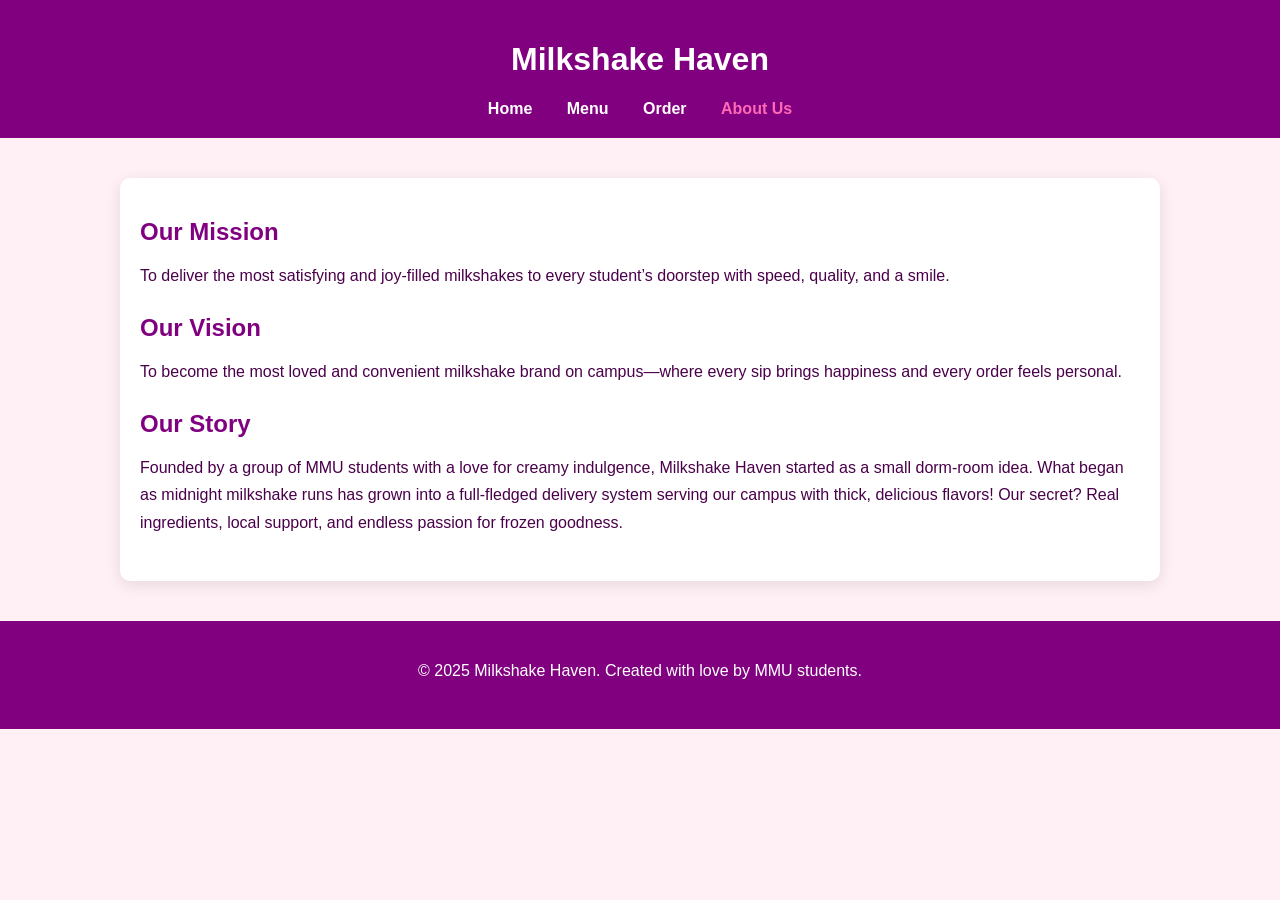
<file: milkshake/about.html>
<!DOCTYPE html>
<html lang="en">
<head>
  <meta charset="UTF-8" />
  <title>About Us - Milkshake Haven</title>
  <meta name="viewport" content="width=device-width, initial-scale=1.0" />
  <style>
    body {
      font-family: 'Arial', sans-serif;
      margin: 0;
      background-color: #fff0f5;
      color: #4a004a;
    }

    header {
      background-color: #800080;
      padding: 20px;
      text-align: center;
      color: white;
    }

    nav a {
      color: white;
      margin: 0 15px;
      text-decoration: none;
      font-weight: bold;
    }

    nav a:hover {
      color: #ffcccb;
    }

    .container {
      max-width: 1000px;
      margin: 40px auto;
      padding: 20px;
      background-color: #ffffff;
      border-radius: 10px;
      box-shadow: 0 4px 15px rgba(0, 0, 0, 0.1);
    }

    h2 {
      color: #800080;
      margin-bottom: 10px;
    }

    p {
      margin-bottom: 25px;
      line-height: 1.7;
    }

    footer {
      background-color: #800080;
      color: white;
      text-align: center;
      padding: 20px;
      margin-top: 40px;
    }
  </style>
</head>
<body>
  <header>
    <h1>Milkshake Haven</h1>
    <nav>
      <a href="index.html">Home</a>
      <a href="menu.html">Menu</a>
      <a href="order.html">Order</a>
      <a href="about.html" style="color: #ff69b4;">About Us</a>
    </nav>
  </header>

  <div class="container">
    <h2>Our Mission</h2>
    <p>
      To deliver the most satisfying and joy-filled milkshakes to every student’s doorstep with speed, quality, and a smile.
    </p>

    <h2>Our Vision</h2>
    <p>
      To become the most loved and convenient milkshake brand on campus—where every sip brings happiness and every order feels personal.
    </p>

    <h2>Our Story</h2>
    <p>
      Founded by a group of MMU students with a love for creamy indulgence, Milkshake Haven started as a small dorm-room idea. What began as midnight milkshake runs has grown into a full-fledged delivery system serving our campus with thick, delicious flavors! Our secret? Real ingredients, local support, and endless passion for frozen goodness.
    </p>
  </div>

  <footer>
    <p>&copy; 2025 Milkshake Haven. Created with love by MMU students.</p>
  </footer>
</body>
</html>
</file>
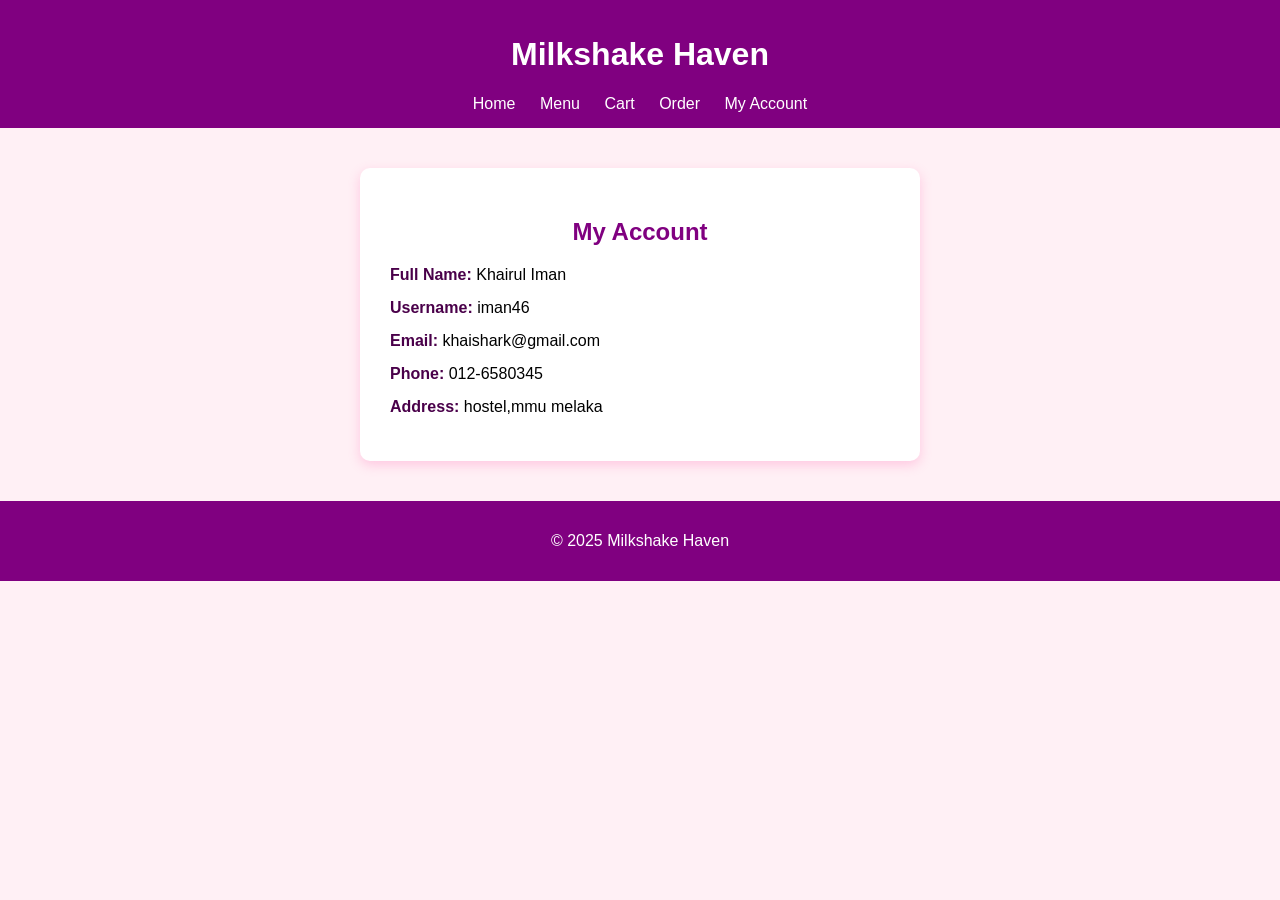
<file: milkshake/account.html>
<!-- account.html -->
<!DOCTYPE html>
<html lang="en">
<head>
  <meta charset="UTF-8">
  <meta name="viewport" content="width=device-width, initial-scale=1.0">
  <title>User Account - Milkshake Haven</title>
  <style>
    body {
      font-family: Arial, sans-serif;
      background-color: #fff0f5;
      margin: 0;
    }
    header, footer {
      background-color: #800080;
      color: white;
      text-align: center;
      padding: 15px;
    }
    nav a {
      color: white;
      margin: 0 10px;
      text-decoration: none;
    }
    .account-container {
      max-width: 500px;
      margin: 40px auto;
      background: white;
      padding: 30px;
      border-radius: 10px;
      box-shadow: 0 4px 12px rgba(255, 105, 180, 0.3);
    }
    h2 {
      color: #800080;
      text-align: center;
    }
    .detail {
      margin: 15px 0;
      font-size: 16px;
    }
    .label {
      font-weight: bold;
      color: #4a004a;
    }
  </style>
</head>
<body>
  <header>
    <h1>Milkshake Haven</h1>
    <nav>
      <a href="index.html">Home</a>
      <a href="menu.html">Menu</a>
      <a href="cart.html">Cart</a>
      <a href="order.html">Order</a>
      <a href="account.html">My Account</a>
    </nav>
  </header>

  <div class="account-container">
    <h2>My Account</h2>
    <div class="detail"><span class="label">Full Name:</span> Khairul Iman </div>
    <div class="detail"><span class="label">Username:</span> iman46</div>
    <div class="detail"><span class="label">Email:</span> khaishark@gmail.com</div>
    <div class="detail"><span class="label">Phone:</span> 012-6580345</div>
    <div class="detail"><span class="label">Address:</span> hostel,mmu melaka</div>
  </div>

  <footer>
    <p>&copy; 2025 Milkshake Haven</p>
  </footer>
</body>
</html>
</file>
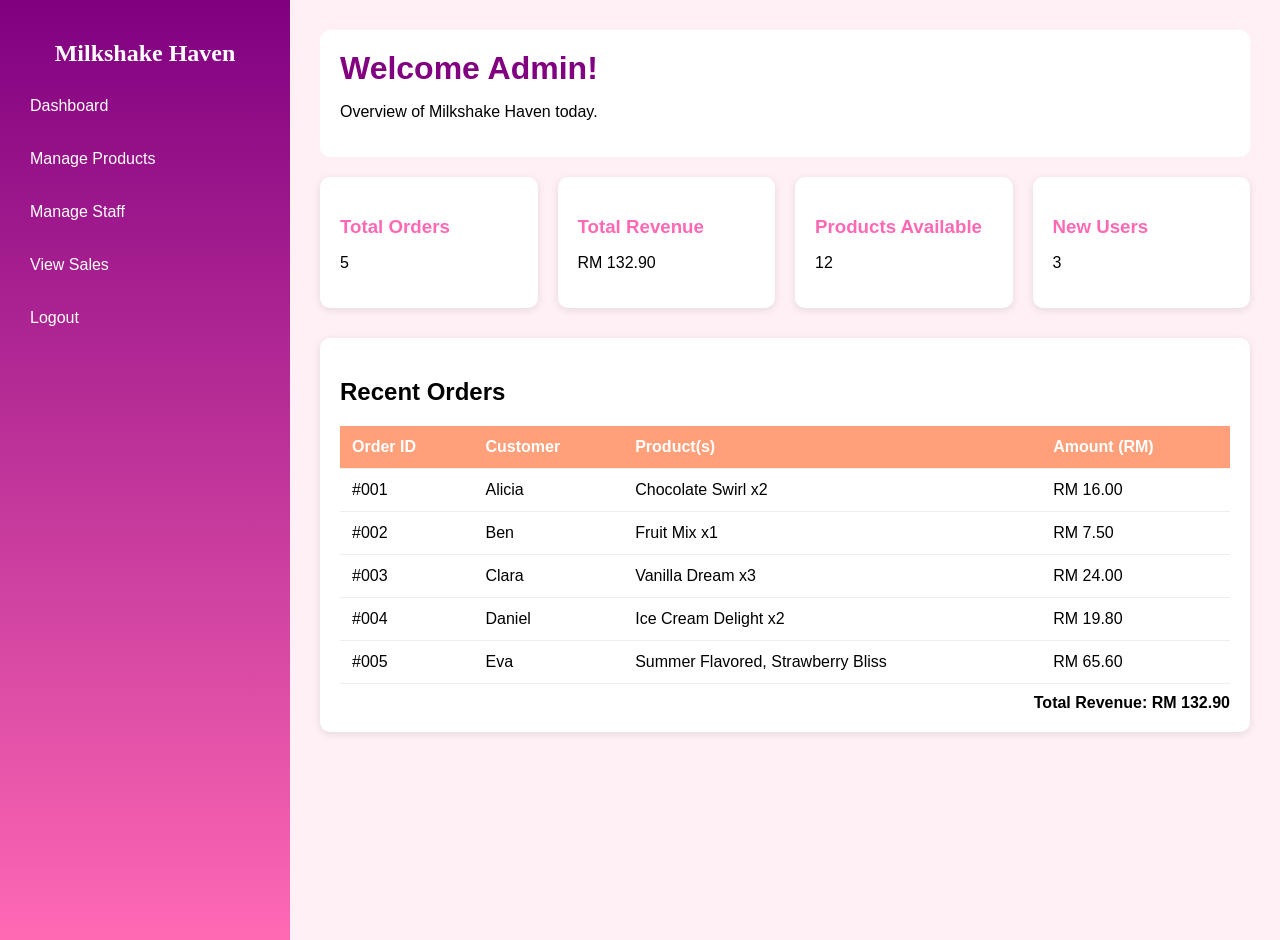
<file: milkshake/Admin dashboard.html>
<!-- Save as admin-dashboard.html -->
<!DOCTYPE html>
<html lang="en">
<head>
  <meta charset="UTF-8" />
  <title>Admin Dashboard - Milkshake Haven</title>
  <meta name="viewport" content="width=device-width, initial-scale=1.0" />
  <style>
    body {
      margin: 0;
      font-family: 'Segoe UI', sans-serif;
      background: #fff0f5;
      display: flex;
    }
    .sidebar {
      width: 250px;
      background: linear-gradient(to bottom, #800080, #ff69b4);
      color: white;
      padding: 20px;
      height: 100vh;
    }
    .sidebar h2 {
      text-align: center;
      font-family: 'Dancing Script', cursive;
    }
    .sidebar a {
      color: white;
      text-decoration: none;
      display: block;
      margin: 15px 0;
      padding: 10px;
      border-radius: 5px;
    }
    .sidebar a:hover {
      background-color: rgba(255,255,255,0.2);
    }
    .main {
      flex: 1;
      padding: 30px;
    }
    .header {
      background: white;
      padding: 20px;
      border-radius: 10px;
      margin-bottom: 20px;
    }
    .header h1 {
      margin: 0;
      color: #800080;
    }
    .stats {
      display: flex;
      gap: 20px;
      margin-bottom: 30px;
    }
    .card {
      background: white;
      padding: 20px;
      border-radius: 10px;
      flex: 1;
      box-shadow: 0 2px 8px rgba(0,0,0,0.1);
    }
    .card h3 {
      color: #ff69b4;
      margin-bottom: 10px;
    }
    .orders {
      background: white;
      padding: 20px;
      border-radius: 10px;
      box-shadow: 0 2px 8px rgba(0,0,0,0.1);
    }
    table {
      width: 100%;
      border-collapse: collapse;
      margin-top: 10px;
    }
    th, td {
      padding: 12px;
      border-bottom: 1px solid #eee;
      text-align: left;
    }
    th {
      background-color: #ffa07a;
      color: white;
    }
    .total {
      text-align: right;
      font-weight: bold;
      padding-top: 10px;
    }
  </style>
</head>
<body>

  <div class="sidebar">
    <h2>Milkshake Haven</h2>
    <a href="Admin dashboard.html">Dashboard</a>
    <a href="manageproduct.html">Manage Products</a>
    <a href="managestaff.html">Manage Staff</a>
    <a href="adminviewsale.html">View Sales</a>
    <a href="index.html">Logout</a>
  </div>
  

  <div class="main">
    <div class="header">
      <h1>Welcome Admin!</h1>
      <p>Overview of Milkshake Haven today.</p>
    </div>

    <div class="stats">
      <div class="card">
        <h3>Total Orders</h3>
        <p>5</p>
      </div>
      <div class="card">
        <h3>Total Revenue</h3>
        <p>RM 132.90</p>
      </div>
      <div class="card">
        <h3>Products Available</h3>
        <p>12</p>
      </div>
      <div class="card">
        <h3>New Users</h3>
        <p>3</p>
      </div>
    </div>

    <div class="orders">
      <h2>Recent Orders</h2>
      <table>
        <thead>
          <tr>
            <th>Order ID</th>
            <th>Customer</th>
            <th>Product(s)</th>
            <th>Amount (RM)</th>
          </tr>
        </thead>
        <tbody>
          <tr>
            <td>#001</td>
            <td>Alicia</td>
            <td>Chocolate Swirl x2</td>
            <td>RM 16.00</td>
          </tr>
          <tr>
            <td>#002</td>
            <td>Ben</td>
            <td>Fruit Mix x1</td>
            <td>RM 7.50</td>
          </tr>
          <tr>
            <td>#003</td>
            <td>Clara</td>
            <td>Vanilla Dream x3</td>
            <td>RM 24.00</td>
          </tr>
          <tr>
            <td>#004</td>
            <td>Daniel</td>
            <td>Ice Cream Delight x2</td>
            <td>RM 19.80</td>
          </tr>
          <tr>
            <td>#005</td>
            <td>Eva</td>
            <td>Summer Flavored, Strawberry Bliss</td>
            <td>RM 65.60</td>
          </tr>
        </tbody>
      </table>
      <div class="total">Total Revenue: <strong>RM 132.90</strong></div>
    </div>
  </div>

</body>
</html>
</file>
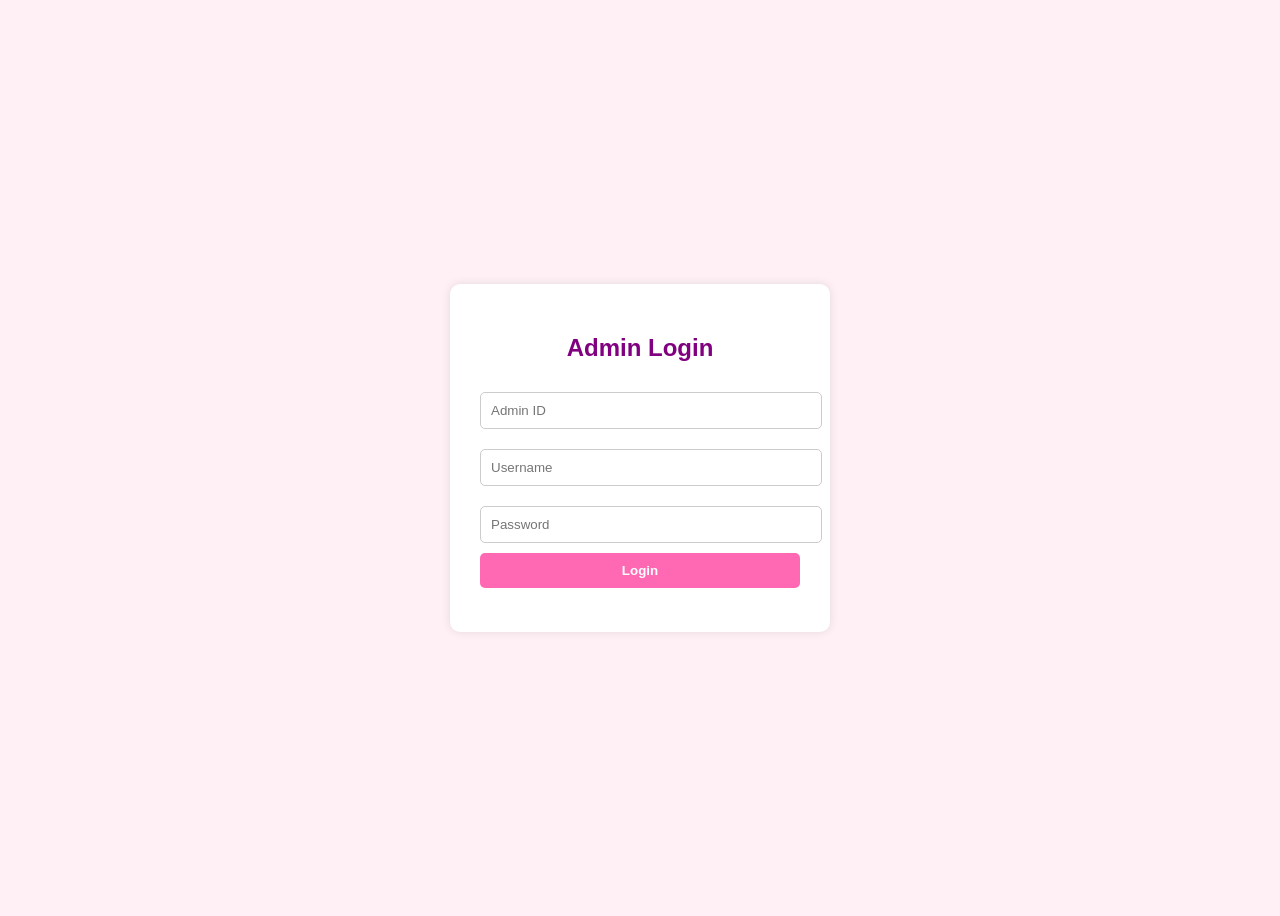
<file: milkshake/admin-login.html>
<!DOCTYPE html>
<html lang="en">
<head>
  <meta charset="UTF-8" />
  <title>Admin Login - Milkshake Haven</title>
  <meta name="viewport" content="width=device-width, initial-scale=1.0" />
  <style>
    body {
      background-color: #fff0f5;
      font-family: Arial, sans-serif;
      display: flex;
      justify-content: center;
      align-items: center;
      height: 100vh;
    }

    .login-box {
      background: white;
      padding: 30px;
      border-radius: 10px;
      box-shadow: 0 0 10px rgba(0,0,0,0.1);
      width: 320px;
    }

    h2 {
      text-align: center;
      color: #800080;
    }

    input {
      width: 100%;
      padding: 10px;
      margin: 10px 0;
      border-radius: 5px;
      border: 1px solid #ccc;
    }

    button {
      width: 100%;
      padding: 10px;
      background-color: #ff69b4;
      color: white;
      border: none;
      border-radius: 5px;
      font-weight: bold;
      cursor: pointer;
    }

    button:hover {
      background-color: #e0559d;
    }

    .error {
      color: red;
      text-align: center;
      font-size: 14px;
    }
  </style>
</head>
<body>
  <div class="login-box">
    <h2>Admin Login</h2>
    <form id="adminLoginForm">
      <input type="text" id="adminID" placeholder="Admin ID" required />
      <input type="text" id="username" placeholder="Username" required />
      <input type="password" id="password" placeholder="Password" required />
      <button type="submit">Login</button>
      <p class="error" id="errorMsg"></p>
    </form>
  </div>

  <script>
    document.getElementById('adminLoginForm').addEventListener('submit', function (e) {
      e.preventDefault();

      const adminID = document.getElementById('adminID').value;
      const username = document.getElementById('username').value;
      const password = document.getElementById('password').value;

      // Example hardcoded credentials
      if (adminID === 'AD001' && username === 'admin' && password === 'admin123') {
        window.location.href = 'admin-dashboard.html';
      } else {
        document.getElementById('errorMsg').textContent = 'Invalid Admin ID or credentials.';
      }
    });
  </script>
</body>
</html>
</file>
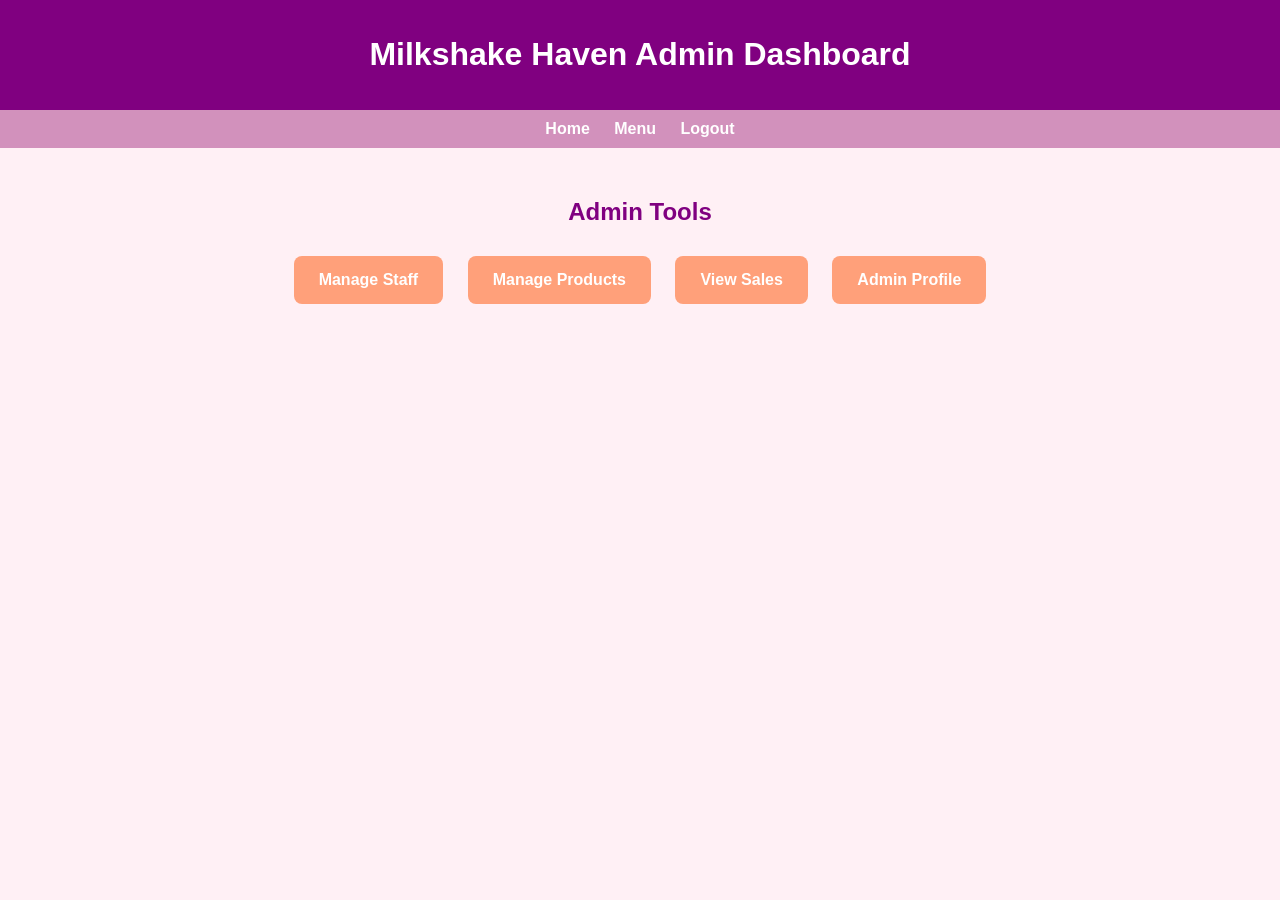
<file: milkshake/admin-panel.html>
<!-- admin-dashboard.html -->
<!DOCTYPE html>
<html lang="en">
<head>
  <meta charset="UTF-8">
  <meta name="viewport" content="width=device-width, initial-scale=1.0">
  <title>Admin Dashboard - Milkshake Haven</title>
  <style>
    body {
      font-family: Arial, sans-serif;
      background-color: #fff0f5;
      margin: 0;
    }
    header {
      background-color: #800080;
      color: white;
      padding: 15px;
      text-align: center;
    }
    nav {
      text-align: center;
      background-color: #d291bc;
      padding: 10px;
    }
    nav a {
      color: #fff;
      text-decoration: none;
      margin: 0 10px;
      font-weight: bold;
    }
    nav a:hover {
      color: #ffcccb;
    }
    main {
      padding: 30px;
      text-align: center;
    }
    h2 {
      color: #800080;
    }
    .dashboard-links a {
      display: inline-block;
      background-color: #ffa07a;
      color: white;
      padding: 15px 25px;
      margin: 10px;
      text-decoration: none;
      border-radius: 8px;
      font-weight: bold;
      transition: background-color 0.3s;
    }
    .dashboard-links a:hover {
      background-color: #ff7f50;
    }
  </style>
</head>
<body>
  <header>
    <h1>Milkshake Haven Admin Dashboard</h1>
  </header>
  <nav>
    <a href="index.html">Home</a>
    <a href="menu.html">Menu</a>
    <a href="login.html">Logout</a>
  </nav>
  <main>
    <h2>Admin Tools</h2>
    <div class="dashboard-links">
      <a href="manage-staff.html">Manage Staff</a>
      <a href="manage-products.html">Manage Products</a>
      <a href="view-sales.html">View Sales</a>
      <a href="account.html">Admin Profile</a>
    </div>
  </main>
</body>
</html>
</file>
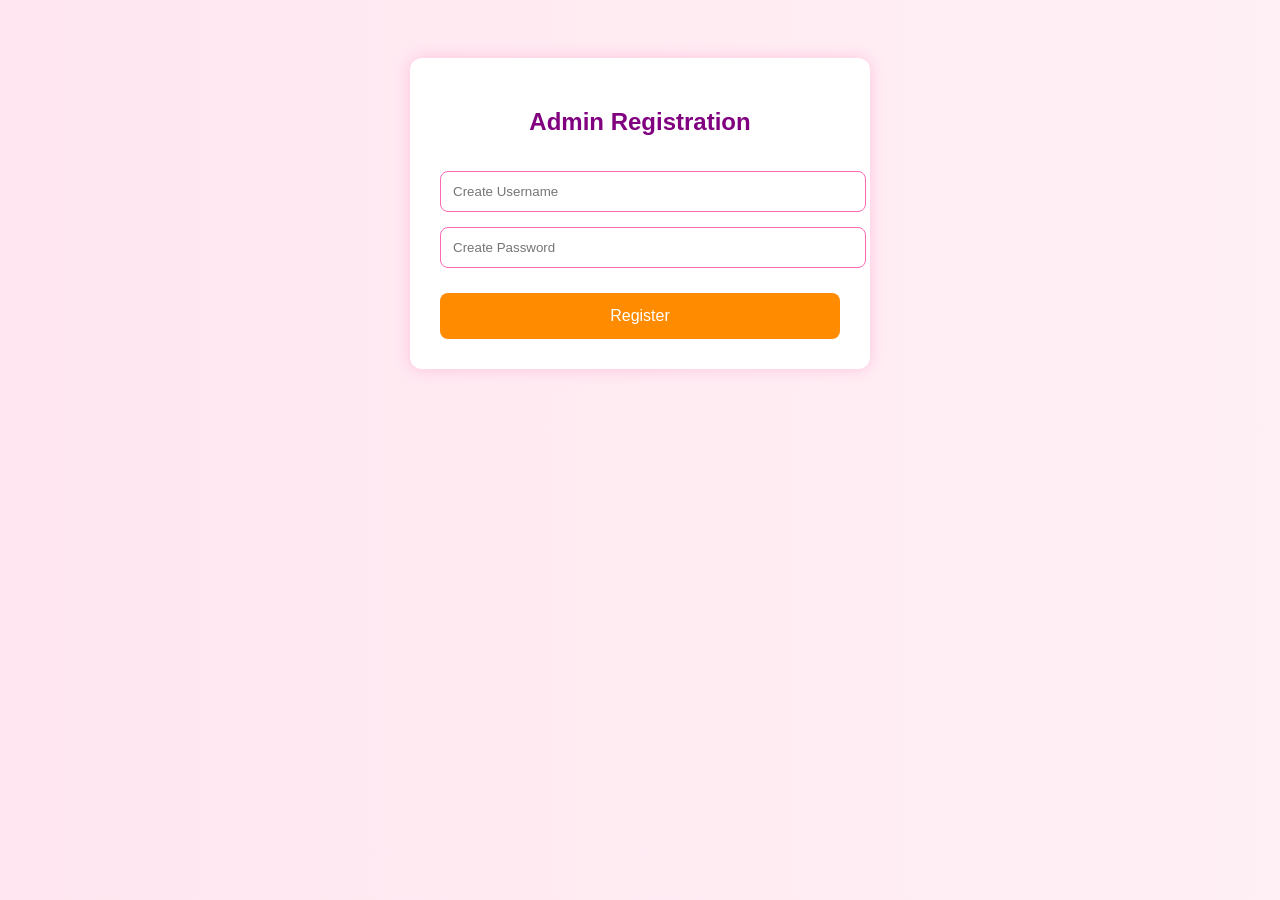
<file: milkshake/admin-register.html>
<!DOCTYPE html>
<html lang="en">
<head>
  <meta charset="UTF-8" />
  <title>Admin Register</title>
  <style>
    body {
      font-family: Arial, sans-serif;
      background: linear-gradient(to right, #ffe6f0, #fff0f5);
      padding: 50px;
    }

    .form-container {
      width: 400px;
      margin: auto;
      background: white;
      padding: 30px;
      border-radius: 12px;
      box-shadow: 0 0 15px rgba(255, 105, 180, 0.3);
    }

    h2 {
      text-align: center;
      color: #800080;
    }

    input {
      width: 100%;
      padding: 12px;
      margin-top: 15px;
      border: 1px solid #ff69b4;
      border-radius: 8px;
    }

    button {
      width: 100%;
      margin-top: 25px;
      background-color: #ff8c00;
      color: white;
      padding: 14px;
      border: none;
      border-radius: 8px;
      font-size: 16px;
      transition: 0.3s;
    }

    button:hover {
      background-color: #e67300;
    }
  </style>
</head>
<body>
  <div class="form-container">
    <h2>Admin Registration</h2>
    <input type="text" id="username" placeholder="Create Username" />
    <input type="password" id="password" placeholder="Create Password" />
    <button onclick="register()">Register</button>
  </div>

  <script>
    function register() {
      const username = document.getElementById("username").value;
      const password = document.getElementById("password").value;

      if (!username || !password) {
        alert("Please fill all fields.");
        return;
      }

      localStorage.setItem("adminUsername", username);
      localStorage.setItem("adminPassword", password);

      alert("Admin registered successfully!");
      window.location.href = "admin_login.html";
    }
  </script>
</body>
</html>
</file>
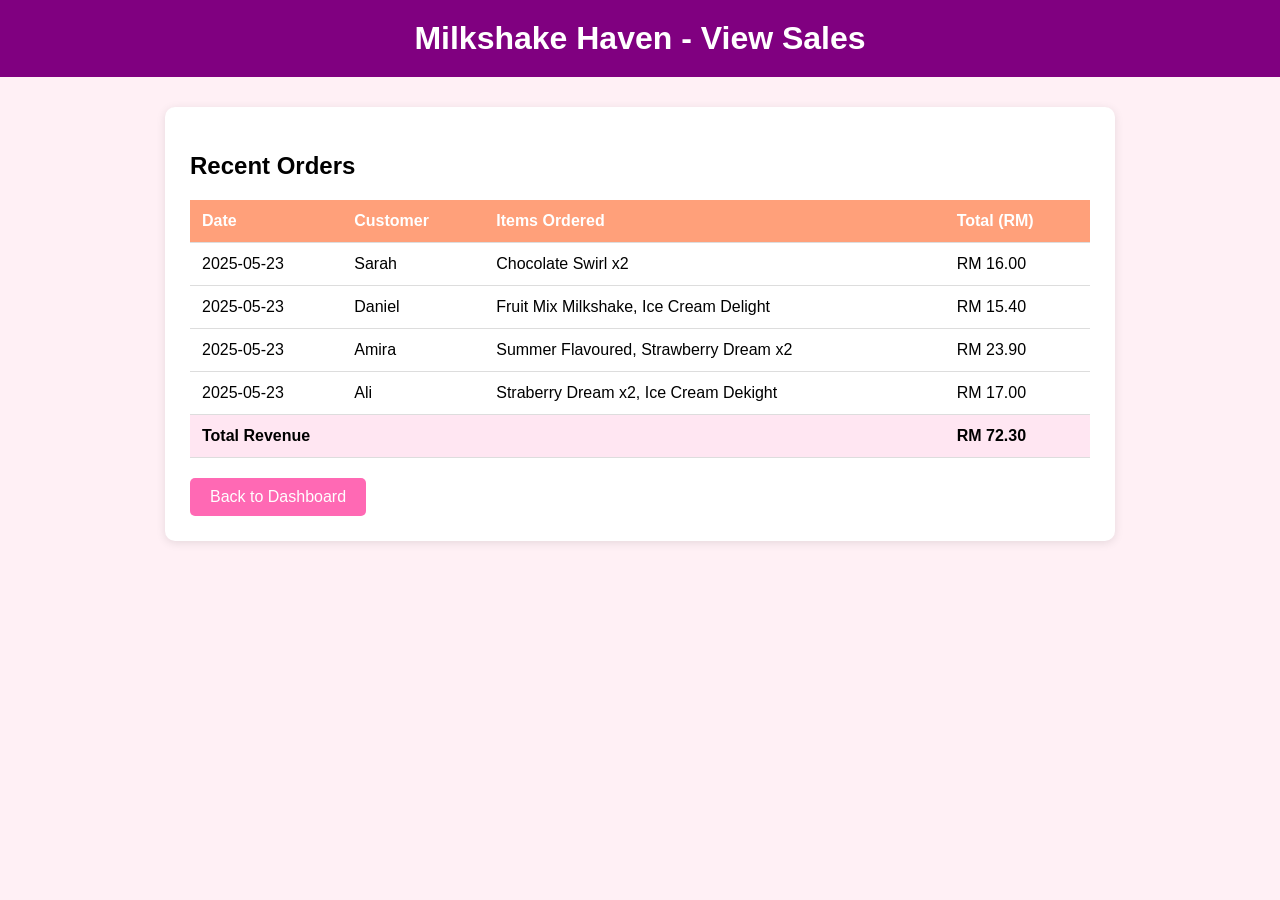
<file: milkshake/adminviewsale.html>
<!DOCTYPE html>
<html lang="en">
<head>
  <meta charset="UTF-8" />
  <title>View Sales - Milkshake Haven</title>
  <meta name="viewport" content="width=device-width, initial-scale=1.0" />
  <style>
    body {
      font-family: Arial, sans-serif;
      background-color: #fff0f5;
      margin: 0;
      padding: 0;
    }

    header {
      background-color: #800080;
      color: white;
      text-align: center;
      padding: 20px;
    }

    h1 {
      margin: 0;
    }

    main {
      max-width: 900px;
      margin: 30px auto;
      background: white;
      padding: 25px;
      border-radius: 10px;
      box-shadow: 0 2px 10px rgba(0,0,0,0.1);
    }

    table {
      width: 100%;
      border-collapse: collapse;
      margin-top: 20px;
    }

    th, td {
      padding: 12px;
      border-bottom: 1px solid #ddd;
      text-align: left;
    }

    th {
      background-color: #ffa07a;
      color: white;
    }

    .total-row td {
      font-weight: bold;
      background-color: #ffe6f2;
    }

    .back-link {
      display: inline-block;
      margin-top: 20px;
      text-decoration: none;
      background: #ff69b4;
      color: white;
      padding: 10px 20px;
      border-radius: 5px;
    }

    .back-link:hover {
      background-color: #d94f9f;
    }
  </style>
</head>
<body>
  <header>
    <h1>Milkshake Haven - View Sales</h1>
  </header>

  <main>
    <h2>Recent Orders</h2>
    <table>
      <thead>
        <tr>
          <th>Date</th>
          <th>Customer</th>
          <th>Items Ordered</th>
          <th>Total (RM)</th>
        </tr>
      </thead>
      <tbody>
        <tr>
          <td>2025-05-23</td>
          <td>Sarah</td>
          <td>Chocolate Swirl x2</td>
          <td>RM 16.00</td>
        </tr>
        <tr>
          <td>2025-05-23</td>
          <td>Daniel</td>
          <td>Fruit Mix Milkshake, Ice Cream Delight</td>
          <td>RM 15.40</td>
        </tr>
        <tr>
          <td>2025-05-23</td>
          <td>Amira</td>
          <td>Summer Flavoured, Strawberry Dream x2</td>
          <td>RM 23.90</td>
        </tr>
        <tr>
          <td>2025-05-23</td>
          <td>Ali</td>
          <td>Straberry Dream x2, Ice Cream Dekight</td>
          <td>RM 17.00</td>
        </tr>
      </tbody>
      <tfoot>
        <tr class="total-row">
          <td colspan="3">Total Revenue</td>
          <td>RM 72.30</td>
        </tr>
      </tfoot>
    </table>

    <a href="admin dashboard.html" class="back-link">Back to Dashboard</a>
  </main>
</body>
</html>
</file>
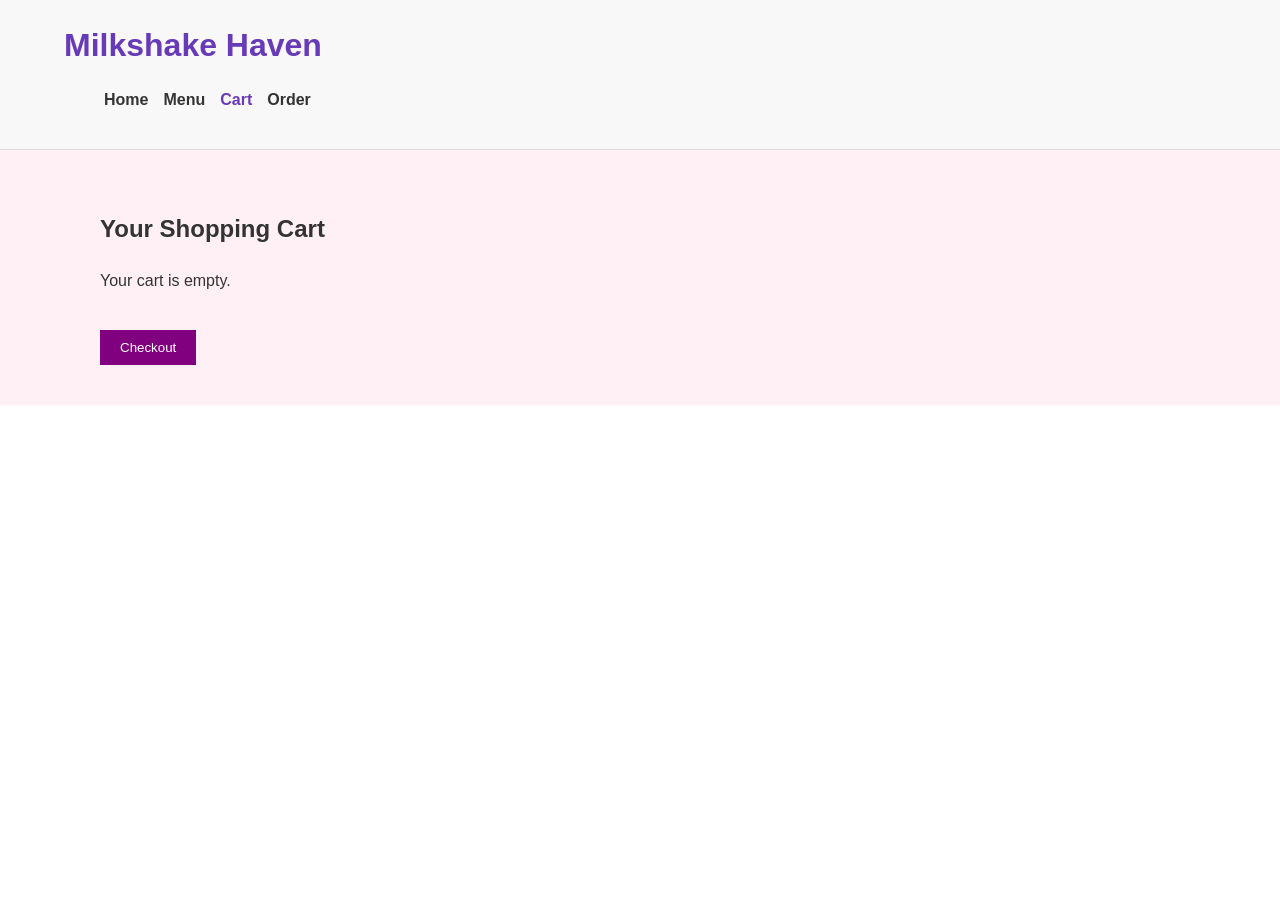
<file: milkshake/cart.html>
<!-- cart.html -->
<!DOCTYPE html>
<html lang="en">
<head>
  <meta charset="UTF-8" />
  <meta name="viewport" content="width=device-width, initial-scale=1.0" />
  <title>Shopping Cart - Milkshake Haven</title>
  <link rel="stylesheet" href="styles.css" />
  <style>
    .cart-section {
      padding: 40px;
      background-color: #fff0f5;
    }
    .cart-item {
      display: flex;
      justify-content: space-between;
      align-items: center;
      padding: 10px 0;
      border-bottom: 1px solid #ccc;
    }
    .cart-item h3 {
      margin: 0;
    }
    .checkout-btn {
      background-color: #800080;
      color: white;
      padding: 10px 20px;
      border: none;
      cursor: pointer;
      margin-top: 20px;
    }
  </style>
</head>
<body>
  <header class="site-header">
    <div class="container header-content">
      <div class="logo"><h1>Milkshake <span>Haven</span></h1></div>
      <nav>
        <ul>
          <li><a href="index.html">Home</a></li>
          <li><a href="menu.html">Menu</a></li>
          <li><a href="order.html" class="active">Cart</a></li>
          <li><a href="order.html">Order</a></li>
        
        </ul>
      </nav>
    </div>
  </header>

  <section class="cart-section">
    <div class="container">
      <h2>Your Shopping Cart</h2>
      <div id="cartItems"></div>
      <button class="checkout-btn" onclick="window.location.href='order.html'">Checkout</button>
    </div>
  </section>

  <script>
    const cartItemsContainer = document.getElementById('cartItems');
    const cart = JSON.parse(localStorage.getItem('cart')) || [];

    if (cart.length === 0) {
      cartItemsContainer.innerHTML = '<p>Your cart is empty.</p>';
    } else {
      cart.forEach((item, index) => {
        const div = document.createElement('div');
        div.className = 'cart-item';
        div.innerHTML = `<h3>${item}</h3> <button onclick="removeItem(${index})">Remove</button>`;
        cartItemsContainer.appendChild(div);
      });
    }

    function removeItem(index) {
      cart.splice(index, 1);
      localStorage.setItem('cart', JSON.stringify(cart));
      location.reload();
    }
  </script>
</body>
</html>
</file>
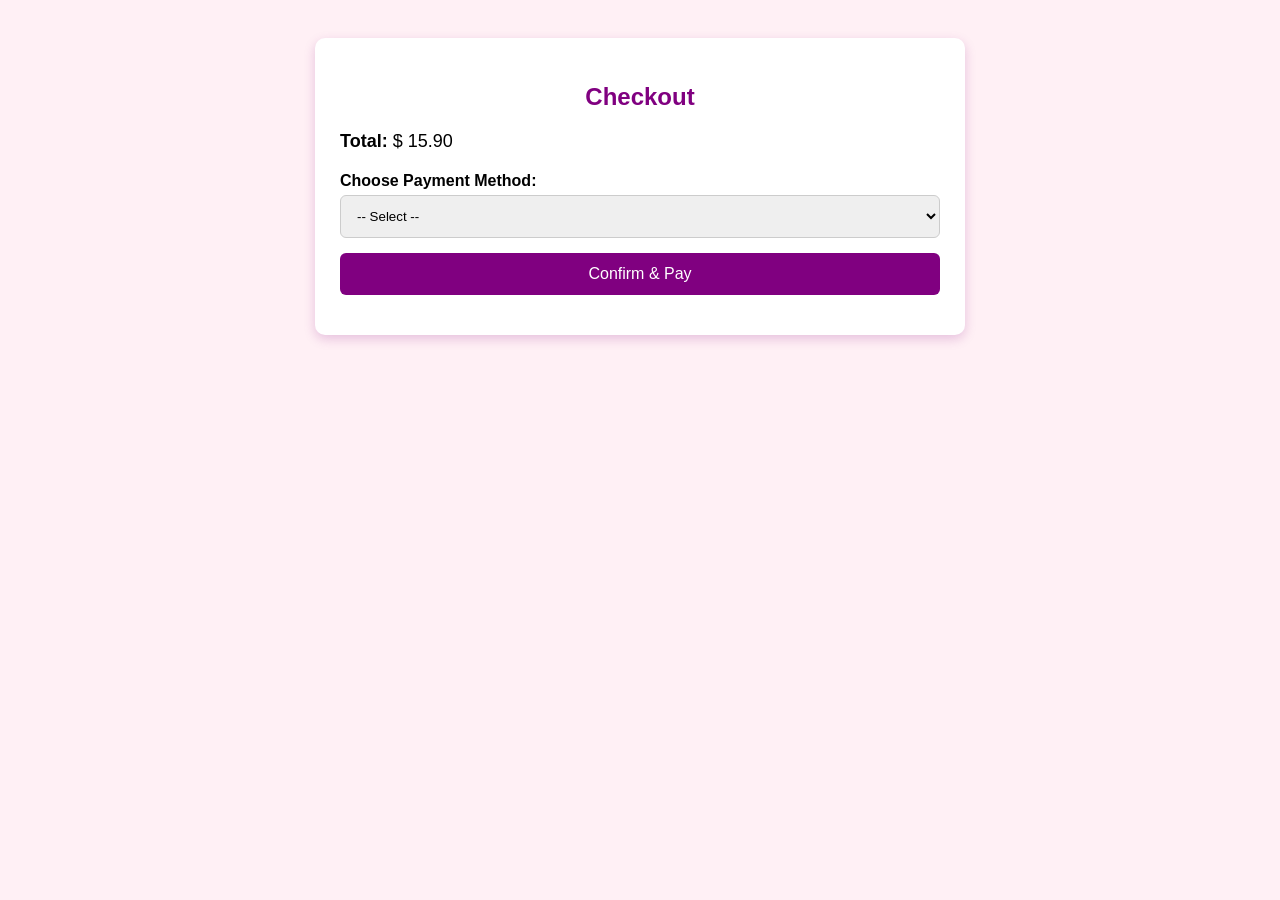
<file: milkshake/checkout-items.html>
<!DOCTYPE html>
<html lang="en">
<head>
  <meta charset="UTF-8" />
  <title>Checkout - Milkshake Haven</title>
  <style>
    body {
      font-family: Arial, sans-serif;
      background-color: #fff0f5;
      padding: 30px;
    }
    .checkout-container {
      max-width: 600px;
      margin: auto;
      background-color: white;
      padding: 25px;
      border-radius: 10px;
      box-shadow: 0 4px 12px rgba(128, 0, 128, 0.2);
    }
    h2 {
      text-align: center;
      color: #800080;
    }
    .summary {
      margin: 20px 0;
    }
    .summary p {
      font-size: 18px;
    }
    label {
      display: block;
      margin: 10px 0 5px;
      font-weight: bold;
    }
    select, button {
      width: 100%;
      padding: 12px;
      margin-bottom: 15px;
      border-radius: 6px;
      border: 1px solid #ccc;
    }
    button {
      background-color: #800080;
      color: white;
      border: none;
      font-size: 16px;
      cursor: pointer;
    }
    button:hover {
      background-color: #660066;
    }
    .success {
      text-align: center;
      color: green;
      margin-top: 20px;
      display: none;
    }
  </style>
</head>
<body>
  <div class="checkout-container">
    <h2>Checkout</h2>

    <div class="summary">
      <p><strong>Total:</strong> $ <span id="totalPrice">0.00</span></p>
    </div>

    <label for="paymentMethod">Choose Payment Method:</label>
    <select id="paymentMethod">
      <option value="">-- Select --</option>
      <option value="online">Online Banking</option>
      <option value="touchngo">Touch 'n Go</option>
      <option value="shopee">Shopee SPayLater</option>
    </select>

    <button onclick="confirmPayment()">Confirm & Pay</button>

    <div class="success" id="successMsg">✅ Payment Successful! Thank you for your order.</div>
  </div>

  <script>
    // Simulate total from cart
    const total = localStorage.getItem("cartTotal") || "15.90"; // fallback if none set
    document.getElementById("totalPrice").textContent = parseFloat(total).toFixed(2);

    function confirmPayment() {
      const paymentMethod = document.getElementById("paymentMethod").value;

      if (!paymentMethod) {
        alert("Please select a payment method.");
        return;
      }

      // Simulate processing...
      alert("Processing payment with: " + paymentMethod);
      document.getElementById("successMsg").style.display = "block";

      // Clear cart or reset data here
      localStorage.removeItem("cart");
      localStorage.removeItem("cartTotal");
    }
  </script>
</body>
</html>
</file>
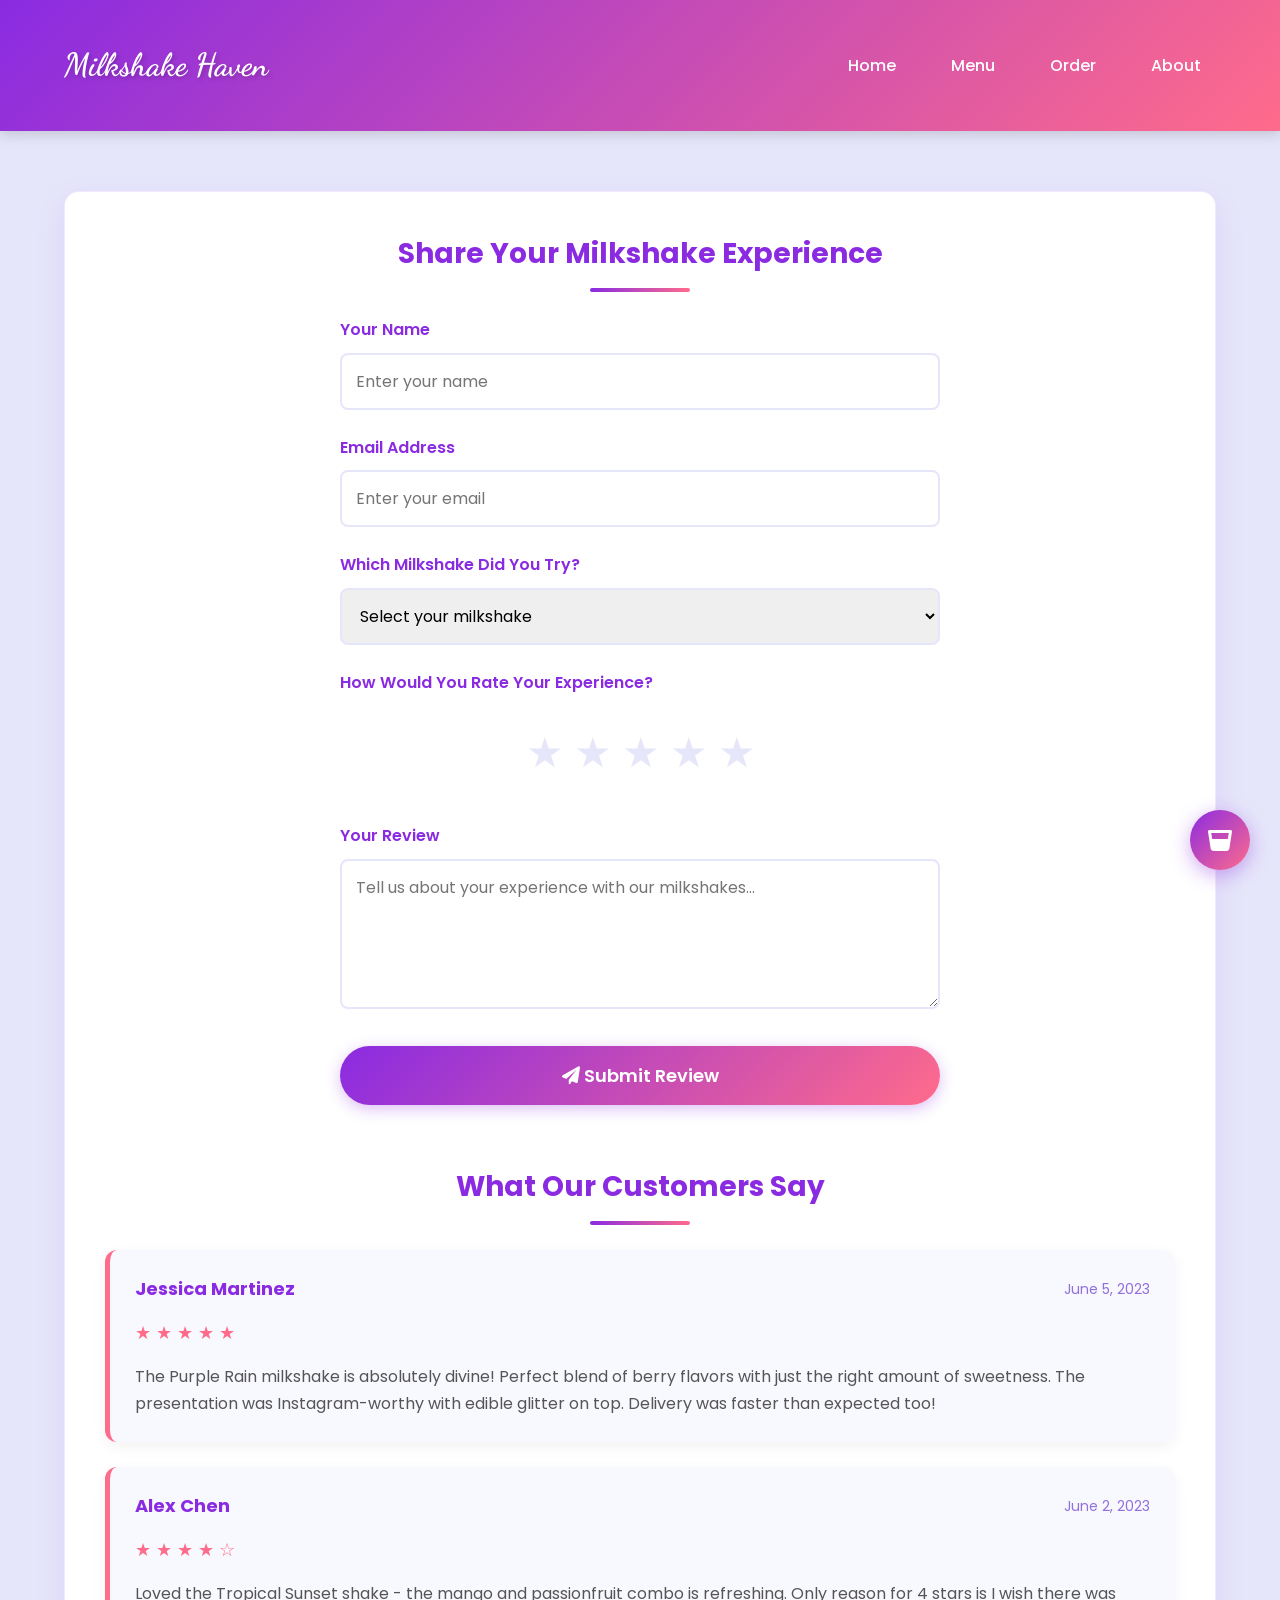
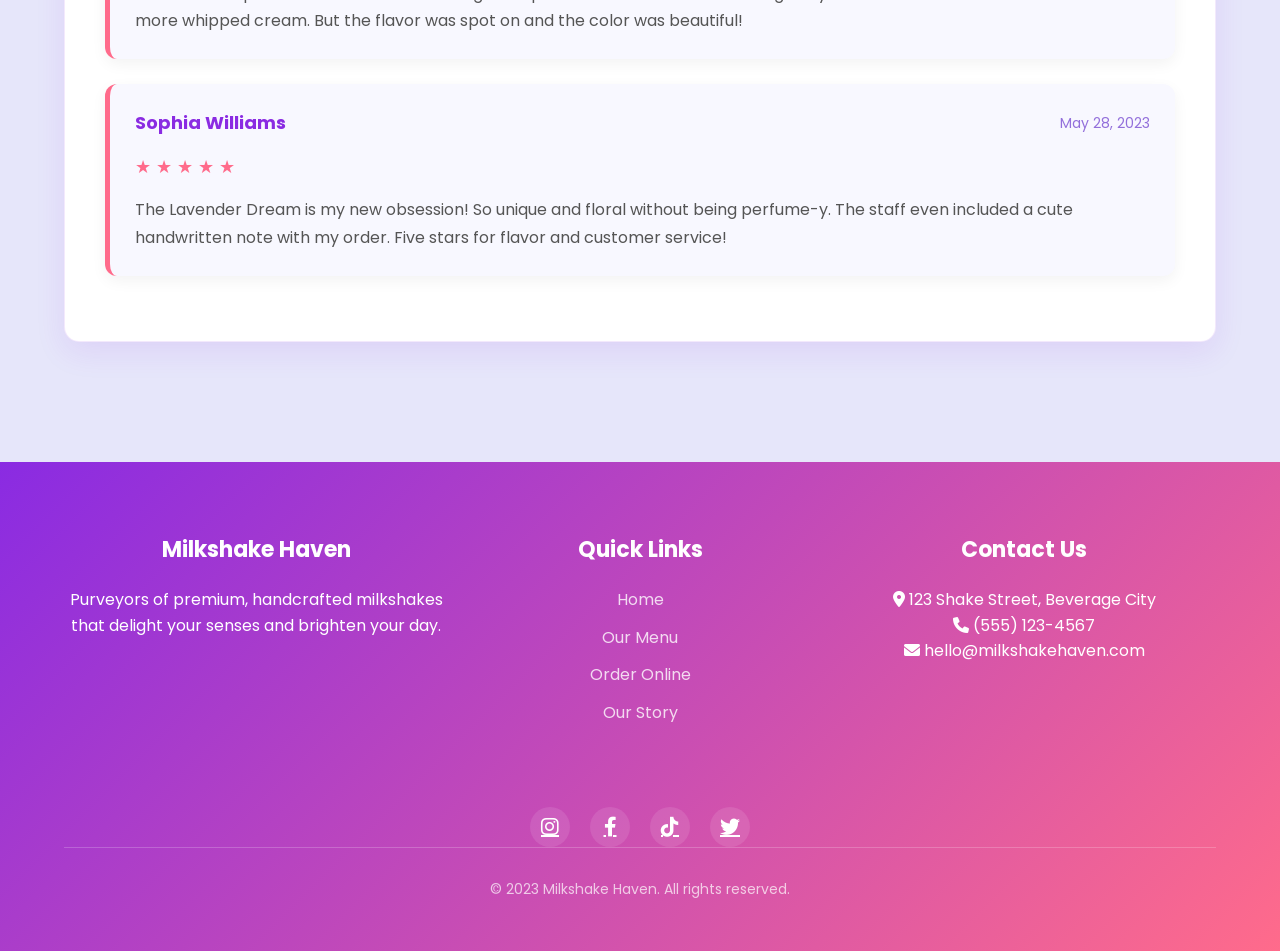
<file: milkshake/comment.html>
<!DOCTYPE html>
<html lang="en">
<head>
    <meta charset="UTF-8">
    <meta name="viewport" content="width=device-width, initial-scale=1.0">
    <title>Rate Us - Milkshake Haven</title>
    <link rel="stylesheet" href="https://cdnjs.cloudflare.com/ajax/libs/font-awesome/6.0.0/css/all.min.css">
    <style>
        /* Color Palette */
        :root {
            --purple: #8A2BE2;       /* Vibrant purple */
            --pink-orange: #FF6B8B;  /* Pink-orange blend */
            --light-purple: #E6E6FA; /* Lavender background */
            --dark-text: #4B0082;    /* Dark purple for text */
            --white: #FFFFFF;
            --light-gray: #F8F8FF;
        }

        /* Global Styles */
        * {
            margin: 0;
            padding: 0;
            box-sizing: border-box;
            font-family: 'Poppins', sans-serif;
        }
        
        body {
            background-color: var(--light-purple);
            color: var(--dark-text);
            line-height: 1.6;
        }
        
        .container {
            width: 90%;
            max-width: 1200px;
            margin: 0 auto;
            padding: 20px 0;
        }
        
        /* Header */
        header {
            background: linear-gradient(135deg, var(--purple), var(--pink-orange));
            padding: 20px 0;
            box-shadow: 0 4px 12px rgba(0,0,0,0.15);
        }
        
        .header-content {
            display: flex;
            justify-content: space-between;
            align-items: center;
        }
        
        .logo {
            font-size: 32px;
            font-weight: 700;
            color: var(--white);
            font-family: 'Dancing Script', cursive;
            text-shadow: 2px 2px 4px rgba(0,0,0,0.2);
        }
        
        nav ul {
            display: flex;
            list-style: none;
        }
        
        nav ul li {
            margin-left: 25px;
        }
        
        nav ul li a {
            color: var(--white);
            text-decoration: none;
            font-weight: 500;
            padding: 8px 15px;
            border-radius: 50px;
            transition: all 0.3s;
        }
        
        nav ul li a:hover {
            background-color: rgba(255,255,255,0.2);
        }
        
        /* Comments & Ratings Section */
        .feedback-section {
            background-color: var(--white);
            padding: 40px;
            border-radius: 15px;
            box-shadow: 0 10px 30px rgba(138, 43, 226, 0.1);
            margin: 40px 0;
            border: 1px solid rgba(138, 43, 226, 0.1);
        }
        
        .section-title {
            text-align: center;
            margin-bottom: 40px;
            color: var(--purple);
            position: relative;
            font-size: 28px;
        }
        
        .section-title::after {
            content: '';
            position: absolute;
            bottom: -15px;
            left: 50%;
            transform: translateX(-50%);
            width: 100px;
            height: 4px;
            background: linear-gradient(to right, var(--purple), var(--pink-orange));
            border-radius: 2px;
        }
        
        /* Rating Form */
        .feedback-form {
            max-width: 600px;
            margin: 0 auto;
        }
        
        .form-group {
            margin-bottom: 25px;
        }
        
        .form-group label {
            display: block;
            margin-bottom: 10px;
            font-weight: 600;
            color: var(--purple);
        }
        
        .form-group input,
        .form-group textarea,
        .form-group select {
            width: 100%;
            padding: 14px;
            border: 2px solid #E6E6FA;
            border-radius: 8px;
            font-size: 16px;
            transition: all 0.3s;
        }
        
        .form-group input:focus,
        .form-group textarea:focus,
        .form-group select:focus {
            border-color: var(--pink-orange);
            outline: none;
            box-shadow: 0 0 0 3px rgba(255, 107, 139, 0.2);
        }
        
        .form-group textarea {
            height: 150px;
            resize: vertical;
        }
        
        /* Star Rating */
        .rating-container {
            display: flex;
            justify-content: center;
            margin: 30px 0;
        }
        
        .rating {
            display: flex;
            flex-direction: row-reverse;
            justify-content: center;
        }
        
        .rating input {
            display: none;
        }
        
        .rating label {
            font-size: 36px;
            color: #E6E6FA;
            cursor: pointer;
            padding: 0 8px;
            transition: all 0.2s;
        }
        
        .rating input:checked ~ label,
        .rating input:hover ~ label,
        .rating label:hover,
        .rating label:hover ~ label {
            color: var(--pink-orange);
            transform: scale(1.1);
        }
        
        /* Submit Button */
        .submit-btn {
            display: block;
            width: 100%;
            padding: 16px;
            background: linear-gradient(135deg, var(--purple), var(--pink-orange));
            color: white;
            border: none;
            border-radius: 50px;
            font-size: 18px;
            font-weight: 600;
            cursor: pointer;
            transition: all 0.3s;
            margin-top: 30px;
            box-shadow: 0 4px 15px rgba(138, 43, 226, 0.3);
        }
        
        .submit-btn:hover {
            transform: translateY(-3px);
            box-shadow: 0 6px 20px rgba(138, 43, 226, 0.4);
        }
        
        /* Customer Reviews */
        .reviews-container {
            margin-top: 60px;
        }
        
        .review {
            background-color: var(--light-gray);
            padding: 25px;
            border-radius: 12px;
            margin-bottom: 25px;
            box-shadow: 0 5px 15px rgba(0,0,0,0.05);
            border-left: 5px solid var(--pink-orange);
        }
        
        .review-header {
            display: flex;
            justify-content: space-between;
            margin-bottom: 15px;
            align-items: center;
        }
        
        .reviewer-name {
            font-weight: 700;
            color: var(--purple);
            font-size: 18px;
        }
        
        .review-date {
            color: #9370DB;
            font-size: 14px;
        }
        
        .review-rating {
            color: var(--pink-orange);
            margin-bottom: 15px;
            font-size: 18px;
        }
        
        .review-text {
            color: #555;
            line-height: 1.7;
        }
        
        /* Footer */
        footer {
            background: linear-gradient(135deg, var(--purple), var(--pink-orange));
            color: white;
            padding: 50px 0 30px;
            text-align: center;
            margin-top: 60px;
        }
        
        .footer-content {
            display: flex;
            justify-content: space-between;
            flex-wrap: wrap;
            margin-bottom: 40px;
        }
        
        .footer-section {
            flex: 1;
            min-width: 250px;
            margin-bottom: 30px;
        }
        
        .footer-section h3 {
            margin-bottom: 20px;
            font-size: 22px;
            color: white;
        }
        
        .footer-section ul {
            list-style: none;
        }
        
        .footer-section ul li {
            margin-bottom: 12px;
        }
        
        .footer-section ul li a {
            color: rgba(255,255,255,0.8);
            text-decoration: none;
            transition: all 0.3s;
        }
        
        .footer-section ul li a:hover {
            color: white;
            padding-left: 5px;
        }
        
        .social-icons {
            display: flex;
            justify-content: center;
            gap: 20px;
            margin-top: 30px;
        }
        
        .social-icons a {
            display: inline-flex;
            align-items: center;
            justify-content: center;
            width: 40px;
            height: 40px;
            background-color: rgba(255,255,255,0.1);
            color: white;
            border-radius: 50%;
            font-size: 20px;
            transition: all 0.3s;
        }
        
        .social-icons a:hover {
            background-color: white;
            color: var(--purple);
            transform: translateY(-5px);
        }
        
        .copyright {
            border-top: 1px solid rgba(255,255,255,0.2);
            padding-top: 30px;
            font-size: 14px;
            color: rgba(255,255,255,0.7);
        }

        /* Floating Milkshake Icon */
        .milkshake-icon {
            position: fixed;
            bottom: 30px;
            right: 30px;
            width: 60px;
            height: 60px;
            background: linear-gradient(135deg, var(--purple), var(--pink-orange));
            color: white;
            border-radius: 50%;
            display: flex;
            align-items: center;
            justify-content: center;
            font-size: 24px;
            box-shadow: 0 5px 20px rgba(138, 43, 226, 0.4);
            cursor: pointer;
            z-index: 100;
            animation: float 3s ease-in-out infinite;
        }

        @keyframes float {
            0% { transform: translateY(0px); }
            50% { transform: translateY(-15px); }
            100% { transform: translateY(0px); }
        }
    </style>
    <link href="https://fonts.googleapis.com/css2?family=Poppins:wght@400;500;600;700&family=Dancing+Script:wght@700&display=swap" rel="stylesheet">
</head>
<body>
    <!-- Header -->
    <header>
        <div class="container header-content">
            <div class="logo">Milkshake Haven</div>
            <nav>
                <ul>
                    <li><a href="index.html">Home</a></li>
                    <li><a href="menu.html">Menu</a></li>
                    <li><a href="order.html">Order</a></li>
                    <li><a href="about.html">About</a></li>
                    
                </ul>
            </nav>
        </div>
    </header>
    
    <!-- Main Content -->
    <main class="container">
        <section class="feedback-section">
            <h2 class="section-title">Share Your Milkshake Experience</h2>
            
            <div class="feedback-form">
                <form>
                    <div class="form-group">
                        <label for="name">Your Name</label>
                        <input type="text" id="name" name="name" placeholder="Enter your name" required>
                    </div>
                    
                    <div class="form-group">
                        <label for="email">Email Address</label>
                        <input type="email" id="email" name="email" placeholder="Enter your email" required>
                    </div>
                    
                    <div class="form-group">
                        <label for="milkshake">Which Milkshake Did You Try?</label>
                        <select id="milkshake" name="milkshake" required>
                            <option value="">Select your milkshake</option>
                            <option value="berry-bliss">Berry Bliss</option>
                            <option value="purple-rain">Purple Rain</option>
                            <option value="tropical-sunset">Tropical Sunset</option>
                            <option value="lavender-dream">Lavender Dream</option>
                            <option value="citrus-splash">Citrus Splash</option>
                            <option value="other">Other</option>
                        </select>
                    </div>
                    
                    <div class="form-group">
                        <label>How Would You Rate Your Experience?</label>
                        <div class="rating-container">
                            <div class="rating">
                                <input type="radio" id="star5" name="rating" value="5">
                                <label for="star5" title="Excellent">★</label>
                                <input type="radio" id="star4" name="rating" value="4">
                                <label for="star4" title="Very Good">★</label>
                                <input type="radio" id="star3" name="rating" value="3">
                                <label for="star3" title="Good">★</label>
                                <input type="radio" id="star2" name="rating" value="2">
                                <label for="star2" title="Fair">★</label>
                                <input type="radio" id="star1" name="rating" value="1">
                                <label for="star1" title="Poor">★</label>
                            </div>
                        </div>
                    </div>
                    
                    <div class="form-group">
                        <label for="comment">Your Review</label>
                        <textarea id="comment" name="comment" placeholder="Tell us about your experience with our milkshakes..." required></textarea>
                    </div>
                    
                    <button type="submit" class="submit-btn">
                        <i class="fas fa-paper-plane"></i> Submit Review
                    </button>
                </form>
            </div>
            
            <div class="reviews-container">
                <h3 class="section-title">What Our Customers Say</h3>
                
                <div class="review">
                    <div class="review-header">
                        <span class="reviewer-name">Jessica Martinez</span>
                        <span class="review-date">June 5, 2023</span>
                    </div>
                    <div class="review-rating">
                        ★ ★ ★ ★ ★
                    </div>
                    <p class="review-text">
                        The Purple Rain milkshake is absolutely divine! Perfect blend of berry flavors with just the right amount of sweetness. 
                        The presentation was Instagram-worthy with edible glitter on top. Delivery was faster than expected too!
                    </p>
                </div>
                
                <div class="review">
                    <div class="review-header">
                        <span class="reviewer-name">Alex Chen</span>
                        <span class="review-date">June 2, 2023</span>
                    </div>
                    <div class="review-rating">
                        ★ ★ ★ ★ ☆
                    </div>
                    <p class="review-text">
                        Loved the Tropical Sunset shake - the mango and passionfruit combo is refreshing. Only reason for 4 stars is I wish 
                        there was more whipped cream. But the flavor was spot on and the color was beautiful!
                    </p>
                </div>
                
                <div class="review">
                    <div class="review-header">
                        <span class="reviewer-name">Sophia Williams</span>
                        <span class="review-date">May 28, 2023</span>
                    </div>
                    <div class="review-rating">
                        ★ ★ ★ ★ ★
                    </div>
                    <p class="review-text">
                        The Lavender Dream is my new obsession! So unique and floral without being perfume-y. The staff even included a cute 
                        handwritten note with my order. Five stars for flavor and customer service!
                    </p>
                </div>
            </div>
        </section>
    </main>
    
    <!-- Footer -->
    <footer>
        <div class="container">
            <div class="footer-content">
                <div class="footer-section">
                    <h3>Milkshake Haven</h3>
                    <p>Purveyors of premium, handcrafted milkshakes that delight your senses and brighten your day.</p>
                </div>
                <div class="footer-section">
                    <h3>Quick Links</h3>
                    <ul>
                        <li><a href="index.html">Home</a></li>
                        <li><a href="menu.html">Our Menu</a></li>
                        <li><a href="order.html">Order Online</a></li>
                        <li><a href="about.html">Our Story</a></li>
                    </ul>
                </div>
                <div class="footer-section">
                    <h3>Contact Us</h3>
                    <p><i class="fas fa-map-marker-alt"></i> 123 Shake Street, Beverage City</p>
                    <p><i class="fas fa-phone"></i> (555) 123-4567</p>
                    <p><i class="fas fa-envelope"></i> hello@milkshakehaven.com</p>
                </div>
            </div>
            
            <div class="social-icons">
                <a href="#"><i class="fab fa-instagram"></i></a>
                <a href="#"><i class="fab fa-facebook-f"></i></a>
                <a href="#"><i class="fab fa-tiktok"></i></a>
                <a href="#"><i class="fab fa-twitter"></i></a>
            </div>
            
            <div class="copyright">
                <p>&copy; 2023 Milkshake Haven. All rights reserved.</p>
            </div>
        </div>
    </footer>

    <!-- Floating Milkshake Icon -->
    <div class="milkshake-icon">
        <i class="fas fa-glass-whiskey"></i>
    </div>
</body>
</html>
</file>
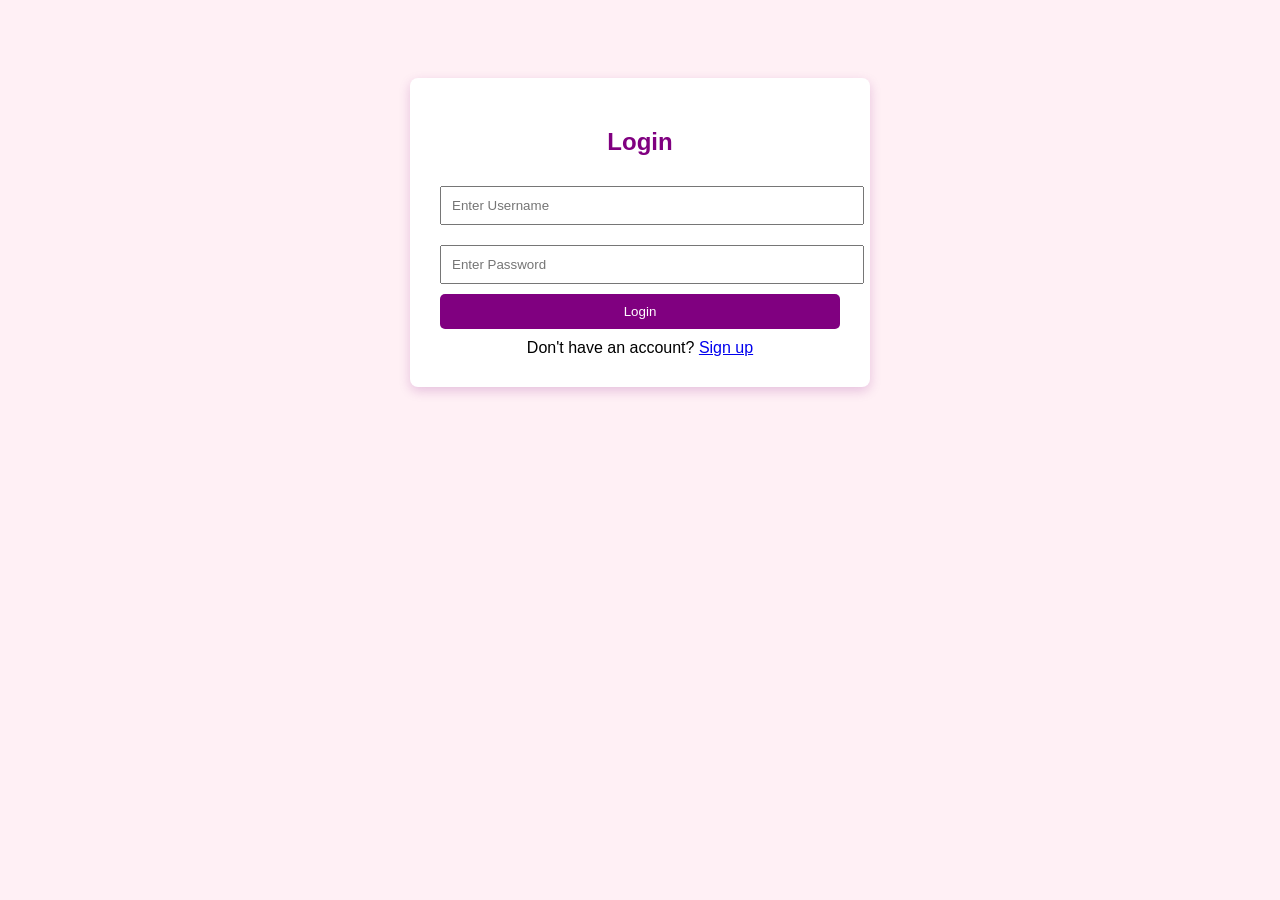
<file: milkshake/login.html>
<!DOCTYPE html>
<html lang="en">
<head>
  <meta charset="UTF-8" />
  <title>Login - Milkshake Haven</title>
  <style>
    body {
      font-family: Arial;
      background: #fff0f5;
      padding: 20px;
    }
    .form-box {
      max-width: 400px;
      margin: 50px auto;
      background: #fff;
      padding: 30px;
      border-radius: 8px;
      box-shadow: 0 4px 12px rgba(128, 0, 128, 0.2);
    }
    h2 {
      text-align: center;
      color: #800080;
    }
    input {
      width: 100%;
      padding: 10px;
      margin: 10px 0;
    }
    button {
      width: 100%;
      background-color: #800080;
      color: white;
      border: none;
      padding: 10px;
      cursor: pointer;
      border-radius: 5px;
    }
    .link {
      text-align: center;
      margin-top: 10px;
    }
  </style>
</head>
<body>
  <div class="form-box">
    <h2>Login</h2>
    <input type="text" id="loginUsername" placeholder="Enter Username" required />
    <input type="password" id="loginPassword" placeholder="Enter Password" required />
    <button onclick="login()">Login</button>
    <div class="link">
      Don't have an account? <a href="signup.html">Sign up</a>
    </div>
  </div>

  <script>
    function login() {
      const username = document.getElementById("loginUsername").value;
      const password = document.getElementById("loginPassword").value;

      const storedUser = JSON.parse(localStorage.getItem("user"));

      if (storedUser && username === storedUser.username && password === storedUser.password) {
        alert("Login successful!");
        // Redirect to homepage or order page
        window.location.href = "menu.html";
      } else {
        alert("Invalid username or password!");
      }
    }
  </script>
</body>
</html>
</file>
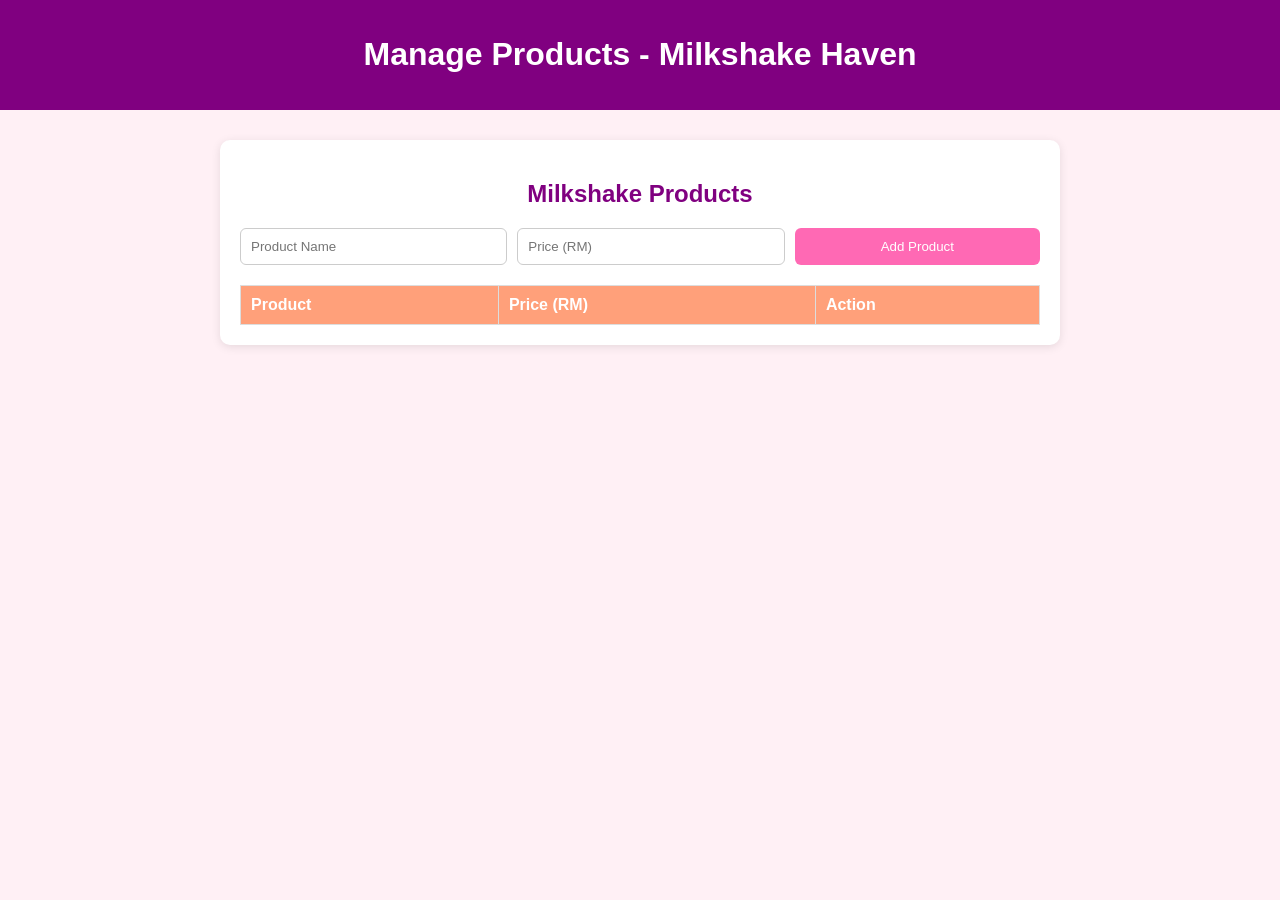
<file: milkshake/manageproduct.html>
<!-- manage-products.html -->
<!DOCTYPE html>
<html lang="en">
<head>
  <meta charset="UTF-8">
  <meta name="viewport" content="width=device-width, initial-scale=1.0">
  <title>Manage Products - Milkshake Haven</title>
  <style>
    body {
      font-family: Arial, sans-serif;
      background-color: #fff0f5;
      margin: 0;
    }
    header {
      background-color: #800080;
      color: white;
      padding: 15px;
      text-align: center;
    }
    main {
      max-width: 800px;
      margin: 30px auto;
      background-color: #fff;
      padding: 20px;
      border-radius: 10px;
      box-shadow: 0 2px 10px rgba(0,0,0,0.1);
    }
    h2 {
      text-align: center;
      color: #800080;
    }
    form {
      display: flex;
      gap: 10px;
      flex-wrap: wrap;
      margin-bottom: 20px;
    }
    input, button {
      padding: 10px;
      border: 1px solid #ccc;
      border-radius: 6px;
      flex: 1 1 200px;
    }
    button {
      background-color: #ff69b4;
      color: white;
      border: none;
      cursor: pointer;
    }
    button:hover {
      background-color: #ff1493;
    }
    table {
      width: 100%;
      border-collapse: collapse;
    }
    th, td {
      padding: 10px;
      border: 1px solid #ddd;
      text-align: left;
    }
    th {
      background-color: #ffa07a;
      color: white;
    }
    .delete-btn {
      background-color: #d62828;
      color: white;
      border: none;
      padding: 6px 10px;
      border-radius: 5px;
      cursor: pointer;
    }
    .delete-btn:hover {
      background-color: #a61b1b;
    }
  </style>
</head>
<body>
  <header>
    <h1>Manage Products - Milkshake Haven</h1>
  </header>
  <main>
    <h2>Milkshake Products</h2>
    <form id="productForm">
      <input type="text" id="productName" placeholder="Product Name" required />
      <input type="number" id="productPrice" placeholder="Price (RM)" step="0.01" required />
      <button type="submit">Add Product</button>
    </form>

    <table>
      <thead>
        <tr>
          <th>Product</th>
          <th>Price (RM)</th>
          <th>Action</th>
        </tr>
      </thead>
      <tbody id="productList"></tbody>
    </table>
  </main>

  <script>
    const productForm = document.getElementById("productForm");
    const productList = document.getElementById("productList");

    productForm.addEventListener("submit", function (e) {
      e.preventDefault();
      const name = document.getElementById("productName").value;
      const price = document.getElementById("productPrice").value;

      const row = document.createElement("tr");
      row.innerHTML = `
        <td>${name}</td>
        <td>RM ${parseFloat(price).toFixed(2)}</td>
        <td><button class="delete-btn">Delete</button></td>
      `;

      productList.appendChild(row);
      productForm.reset();
    });

    productList.addEventListener("click", function (e) {
      if (e.target.classList.contains("delete-btn")) {
        e.target.closest("tr").remove();
      }
    });
  </script>
</body>
</html>
</file>
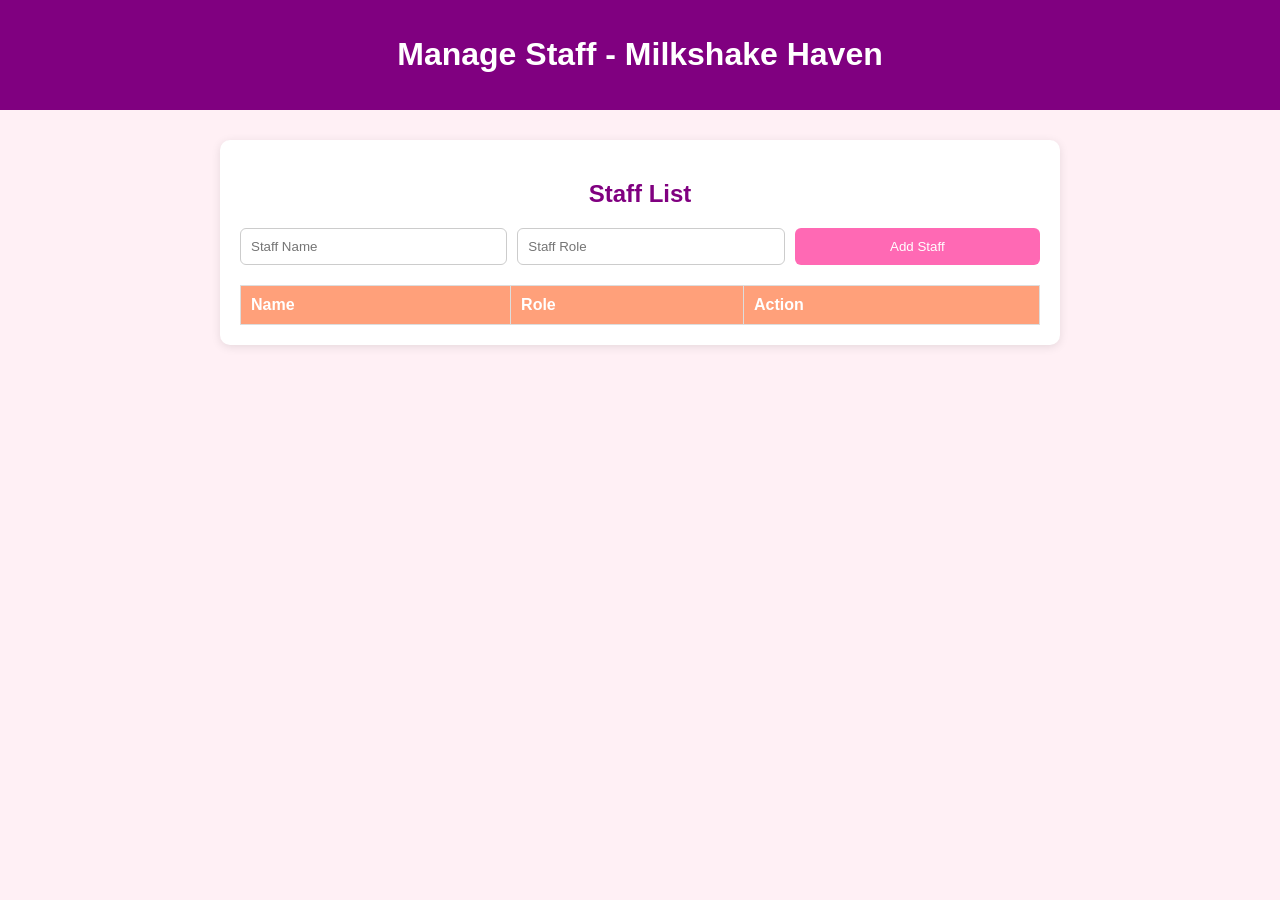
<file: milkshake/managestaff.html>
<!-- manage-staff.html -->
<!DOCTYPE html>
<html lang="en">
<head>
  <meta charset="UTF-8">
  <meta name="viewport" content="width=device-width, initial-scale=1.0">
  <title>Manage Staff - Milkshake Haven</title>
  <style>
    body {
      font-family: Arial, sans-serif;
      background-color: #fff0f5;
      margin: 0;
      padding: 0;
    }
    header {
      background-color: #800080;
      color: white;
      padding: 15px;
      text-align: center;
    }
    main {
      max-width: 800px;
      margin: 30px auto;
      background-color: #fff;
      padding: 20px;
      border-radius: 10px;
      box-shadow: 0 2px 10px rgba(0,0,0,0.1);
    }
    h2 {
      text-align: center;
      color: #800080;
    }
    form {
      display: flex;
      gap: 10px;
      margin-bottom: 20px;
      flex-wrap: wrap;
    }
    input, button {
      padding: 10px;
      border: 1px solid #ccc;
      border-radius: 6px;
      flex: 1 1 200px;
    }
    button {
      background-color: #ff69b4;
      color: white;
      border: none;
      cursor: pointer;
    }
    button:hover {
      background-color: #ff1493;
    }
    table {
      width: 100%;
      border-collapse: collapse;
    }
    th, td {
      padding: 10px;
      border: 1px solid #ddd;
      text-align: left;
    }
    th {
      background-color: #ffa07a;
      color: white;
    }
    .delete-btn {
      background-color: #d62828;
      color: white;
      border: none;
      padding: 6px 10px;
      border-radius: 5px;
      cursor: pointer;
    }
    .delete-btn:hover {
      background-color: #a61b1b;
    }
  </style>
</head>
<body>
  <header>
    <h1>Manage Staff - Milkshake Haven</h1>
  </header>
  <main>
    <h2>Staff List</h2>
    <form id="staffForm">
      <input type="text" id="staffName" placeholder="Staff Name" required />
      <input type="text" id="staffRole" placeholder="Staff Role" required />
      <button type="submit">Add Staff</button>
    </form>

    <table>
      <thead>
        <tr>
          <th>Name</th>
          <th>Role</th>
          <th>Action</th>
        </tr>
      </thead>
      <tbody id="staffList"></tbody>
    </table>
  </main>

  <script>
    const staffForm = document.getElementById("staffForm");
    const staffList = document.getElementById("staffList");

    staffForm.addEventListener("submit", function (e) {
      e.preventDefault();
      const name = document.getElementById("staffName").value;
      const role = document.getElementById("staffRole").value;

      const row = document.createElement("tr");
      row.innerHTML = `
        <td>${name}</td>
        <td>${role}</td>
        <td><button class="delete-btn">Delete</button></td>
      `;

      staffList.appendChild(row);
      staffForm.reset();
    });

    staffList.addEventListener("click", function (e) {
      if (e.target.classList.contains("delete-btn")) {
        e.target.closest("tr").remove();
      }
    });
  </script>
</body>
</html>
</file>
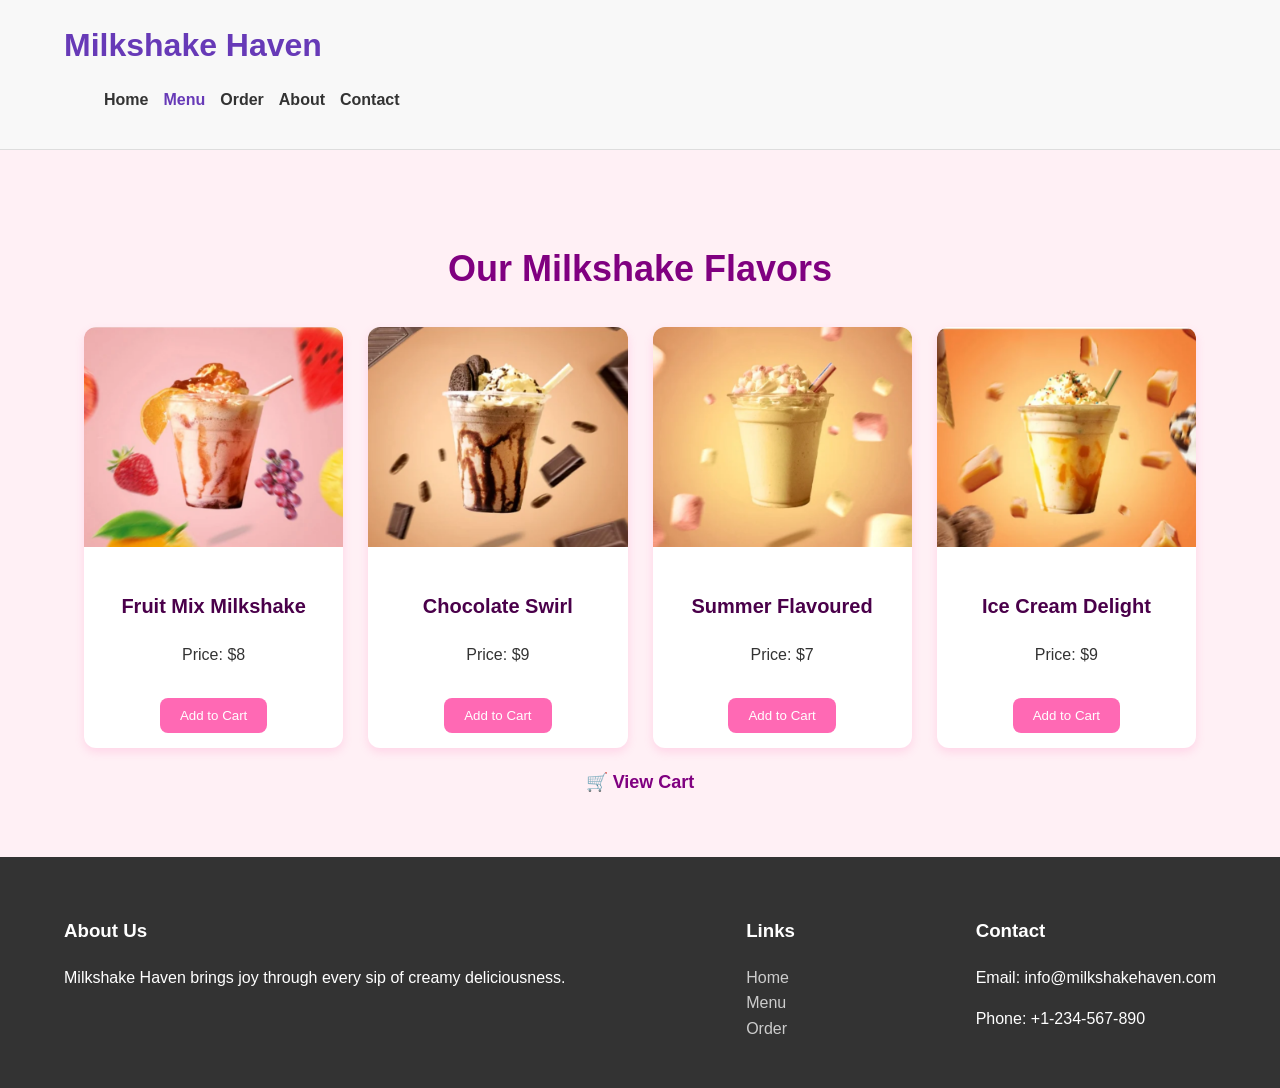
<file: milkshake/menu.html>
<!DOCTYPE html>
<html lang="en">
<head>
  <meta charset="UTF-8" />
  <meta name="viewport" content="width=device-width, initial-scale=1.0"/>
  <title>Our Menu - Milkshake Haven</title>
  <link rel="stylesheet" href="styles.css" />
  <link rel="stylesheet" href="https://cdnjs.cloudflare.com/ajax/libs/font-awesome/6.0.0/css/all.min.css"/>
  <style>
    .menu-section {
      padding: 60px 0;
      background-color: #fff0f5;
      text-align: center;
    }

    .menu-section h2 {
      font-size: 36px;
      color: #800080;
      margin-bottom: 30px;
    }

    .flavor-grid {
      display: grid;
      grid-template-columns: repeat(auto-fit, minmax(250px, 1fr));
      gap: 25px;
      padding: 0 20px;
    }

    .flavor-card {
      background-color: #fff;
      border-radius: 12px;
      overflow: hidden;
      box-shadow: 0 4px 10px rgba(255, 105, 180, 0.2);
      transition: transform 0.3s, box-shadow 0.3s;
      cursor: pointer;
    }

    .flavor-card:hover {
      transform: translateY(-10px);
      box-shadow: 0 6px 15px rgba(128, 0, 128, 0.3);
    }

    .flavor-card img {
      width: 100%;
      height: 220px;
      object-fit: cover;
    }

    .flavor-card h3 {
      padding: 15px 15px 0 15px;
      font-size: 20px;
      color: #4a004a;
    }

    .flavor-card button {
      margin: 15px;
      background-color: #ff69b4;
      color: white;
      padding: 10px 20px;
      border: none;
      border-radius: 8px;
      cursor: pointer;
    }

    .flavor-card button:hover {
      background-color: #d94f9f;
    }

    .cart-link {
      display: block;
      text-align: center;
      margin-top: 20px;
      font-weight: bold;
      font-size: 18px;
      color: #800080;
      text-decoration: none;
    }
  </style>
</head>
<body>

  <!-- Header Include -->
  <header class="site-header">
    <div class="container header-content">
      <div class="logo"><h1>Milkshake <span>Haven</span></h1></div>
      <nav>
        <ul>
          <li><a href="index.html">Home</a></li>
          <li><a href="menu.html" class="active">Menu</a></li>
          <li><a href="order.html">Order</a></li>
          <li><a href="about.html">About</a></li>
          <li><a href="contact.html">Contact</a></li>
        </ul>
      </nav>
    </div>
  </header>

  <!-- Menu Section -->
  <section class="menu-section">
    <div class="container">
      <h2>Our Milkshake Flavors</h2>
      <div class="flavor-grid" id="flavorGrid"></div>
      <a class="cart-link" href="cart.html">🛒 View Cart</a>
    </div>
  </section>

  <!-- Footer Include -->
  <footer class="site-footer">
    <div class="container footer-container">
      <div class="footer-section">
        <h3>About Us</h3>
        <p>Milkshake Haven brings joy through every sip of creamy deliciousness.</p>
      </div>
      <div class="footer-section">
        <h3>Links</h3>
        <a href="index.html">Home</a><br />
        <a href="menu.html">Menu</a><br />
        <a href="order menu.html">Order</a><br />
      </div>
      <div class="footer-section">
        <h3>Contact</h3>
        <p>Email: info@milkshakehaven.com</p>
        <p>Phone: +1-234-567-890</p>
      </div>
    </div>
  </footer>

  <script>
    const milkshakes = [
      { id: 1, name: "Fruit Mix Milkshake", price:  8, image: "mm.png" },
      { id: 2, name: "Chocolate Swirl", price: 9, image: "coklat.png" },
      { id: 3, name: "Summer Flavoured", price: 7, image: "summer.png" },
      { id: 4, name: "Ice Cream Delight", price: 9, image: "ice.png" },
    ];

    const flavorGrid = document.getElementById("flavorGrid");

    milkshakes.forEach(item => {
      const card = document.createElement("div");
      card.className = "flavor-card";
      card.innerHTML = `
        <img src="${item.image}" alt="${item.name}" />
        <h3>${item.name}</h3>
        <p>Price: $${item.price}</p>
        <button onclick="addToCart(${item.id})">Add to Cart</button>
      `;
      flavorGrid.appendChild(card);
    });

    function addToCart(id) {
      let cart = JSON.parse(localStorage.getItem("cart")) || [];
      const item = milkshakes.find(i => i.id === id);
      const exists = cart.find(p => p.id === id);
      if (exists) {
        exists.quantity++;
      } else {
        cart.push({ ...item, quantity: 1 });
      }
      localStorage.setItem("cart", JSON.stringify(cart));
      alert(`${item.name} added to cart.`);
    }
  </script>
</body>
</html>
</file>
<file: milkshake/styles.css>
/* Base */
body {
  font-family: 'Segoe UI', sans-serif;
  margin: 0;
  padding: 0;
  line-height: 1.6;
  color: #333;
}

.container {
  width: 90%;
  max-width: 1200px;
  margin: auto;
}

/* Header */
.site-header {
  background: #f8f8f8;
  padding: 20px 0;
  border-bottom: 1px solid #ddd;
}

.logo h1 {
  margin: 0;
  color: #673ab7;
}

nav ul {
  list-style: none;
  display: flex;
  gap: 15px;
}

nav a {
  text-decoration: none;
  color: #333;
  font-weight: bold;
}

nav a.active,
nav a:hover {
  color: #673ab7;
}

/* Hero */
.hero {
  background: url('images/hero-bg.jpg') center/cover no-repeat;
  color: white;
  text-align: center;
  padding: 80px 20px;
}

.hero .btn {
  background: #673ab7;
  color: white;
  padding: 12px 25px;
  border: none;
  border-radius: 30px;
  font-size: 1rem;
  cursor: pointer;
}

/* Features */
.features {
  padding: 60px 0;
  text-align: center;
}

.feature-grid {
  display: flex;
  gap: 20px;
  justify-content: space-around;
}

.feature-box i {
  font-size: 2rem;
  color: #673ab7;
}

/* Items */
.items-grid {
  display: grid;
  grid-template-columns: repeat(auto-fit, minmax(250px, 1fr));
  gap: 25px;
  padding: 40px 0;
}

.item {
  background: #fff;
  padding: 15px;
  border-radius: 8px;
  text-align: center;
  box-shadow: 0 0 10px rgba(0,0,0,0.05);
}

/* Footer */
.site-footer {
  background: #333;
  color: white;
  padding: 40px 0;
}

.footer-container {
  display: flex;
  flex-wrap: wrap;
  justify-content: space-between;
}

.footer-section h3 {
  color: #fff;
}

.footer-section a {
  color: #ccc;
  text-decoration: none;
}

.footer-section a:hover {
  color: #fff;
}

@media (max-width: 768px) {
  .feature-grid, .footer-container {
    flex-direction: column;
    gap: 30px;
  }

  nav ul {
    flex-direction: column;
    gap: 10px;
  }
}
</file>
